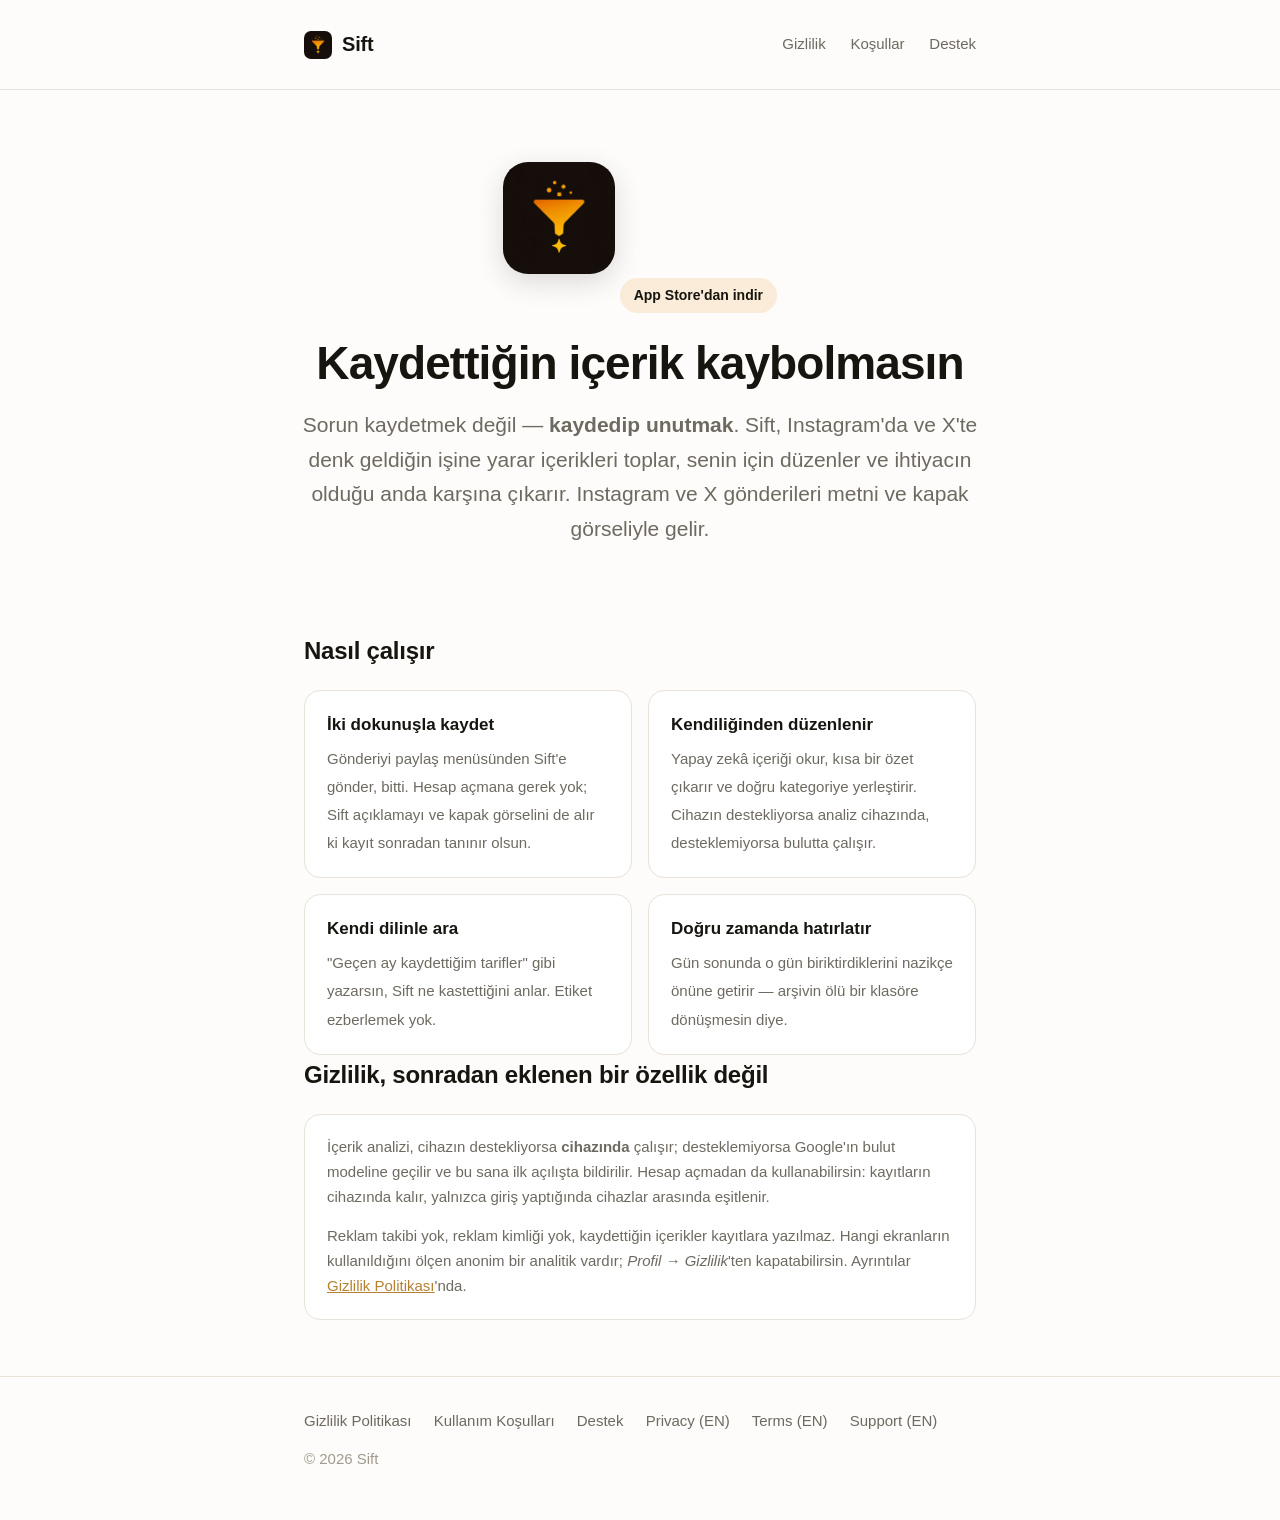
<file: index.html>
<!doctype html>
<html lang="tr">
<head>
<meta charset="utf-8">
<meta name="viewport" content="width=device-width, initial-scale=1">
<title>Sift — Kaydettiğin içerik kaybolmasın</title>
<meta name="description" content="Sift, Instagram'da ve X'te kaydettiğin içerikleri yapay zekâ ile düzenleyen ve doğru zamanda karşına çıkaran kişisel içerik asistanı.">
<link rel="icon" href="icon-64.png" type="image/png">
<link rel="apple-touch-icon" href="icon-180.png">
<link rel="stylesheet" href="style.css">
<meta property="og:title" content="Sift — Kaydettiğin içerik kaybolmasın">
<meta property="og:description" content="Instagram'da ve X'te kaydettiğin içerikleri yapay zekâ ile düzenleyen ve doğru zamanda karşına çıkaran kişisel içerik asistanı.">
<meta property="og:image" content="icon-512.png">
<meta property="og:type" content="website">
<meta name="twitter:card" content="summary">
</head>
<body>

<header class="site">
  <div class="wrap">
    <a class="brand" href="./">
      <img src="icon-64.png" alt="" width="28" height="28">
      Sift
    </a>
    <nav class="site">
      <a href="privacy.html">Gizlilik</a>
      <a href="terms.html">Koşullar</a>
      <a href="support.html">Destek</a>
    </nav>
  </div>
</header>

<main>
  <div class="hero wrap">
    <img class="hero-icon" src="icon-512.png" alt="Sift uygulama simgesi"
         width="112" height="112">
    <a class="badge" href="https://apps.apple.com/app/id6790559785">App Store'dan indir</a>
    <h1>Kaydettiğin içerik kaybolmasın</h1>
    <p class="lede">
      Sorun kaydetmek değil — <strong>kaydedip unutmak</strong>. Sift, Instagram'da ve
      X'te denk geldiğin işine yarar içerikleri toplar, senin için düzenler ve
      ihtiyacın olduğu anda karşına çıkarır. Instagram ve X gönderileri metni ve
      kapak görseliyle gelir.
    </p>
  </div>

  <section class="wrap">
    <h2>Nasıl çalışır</h2>
    <ul class="features">
      <li>
        <strong>İki dokunuşla kaydet</strong>
        <span>Gönderiyi paylaş menüsünden Sift'e gönder, bitti. Hesap açmana
          gerek yok; Sift açıklamayı ve kapak görselini de alır ki kayıt
          sonradan tanınır olsun.</span>
      </li>
      <li>
        <strong>Kendiliğinden düzenlenir</strong>
        <span>Yapay zekâ içeriği okur, kısa bir özet çıkarır ve doğru kategoriye
          yerleştirir. Cihazın destekliyorsa analiz cihazında, desteklemiyorsa
          bulutta çalışır.</span>
      </li>
      <li>
        <strong>Kendi dilinle ara</strong>
        <span>"Geçen ay kaydettiğim tarifler" gibi yazarsın, Sift ne kastettiğini
          anlar. Etiket ezberlemek yok.</span>
      </li>
      <li>
        <strong>Doğru zamanda hatırlatır</strong>
        <span>Gün sonunda o gün biriktirdiklerini nazikçe önüne getirir —
          arşivin ölü bir klasöre dönüşmesin diye.</span>
      </li>
    </ul>
  </section>

  <section class="wrap">
    <h2>Gizlilik, sonradan eklenen bir özellik değil</h2>
    <div class="note">
      <p style="margin-top:0">
        İçerik analizi, cihazın destekliyorsa <strong>cihazında</strong>
        çalışır; desteklemiyorsa Google'ın bulut modeline geçilir ve bu sana ilk
        açılışta bildirilir. Hesap açmadan da kullanabilirsin: kayıtların
        cihazında kalır, yalnızca giriş yaptığında cihazlar arasında eşitlenir.
      </p>
      <p style="margin-bottom:0">
        Reklam takibi yok, reklam kimliği yok, kaydettiğin içerikler kayıtlara
        yazılmaz. Hangi ekranların kullanıldığını ölçen anonim bir analitik
        vardır; <em>Profil → Gizlilik</em>'ten kapatabilirsin. Ayrıntılar
        <a href="privacy.html">Gizlilik Politikası</a>'nda.
      </p>
    </div>
  </section>
</main>

<footer class="site">
  <div class="wrap">
    <a href="privacy.html">Gizlilik Politikası</a>
    <a href="terms.html">Kullanım Koşulları</a>
    <a href="support.html">Destek</a>
    <a href="privacy.en.html">Privacy (EN)</a>
    <a href="terms.en.html">Terms (EN)</a>
    <a href="support.en.html">Support (EN)</a>
    <div class="copyright">© 2026 Sift</div>
  </div>
</footer>

</body>
</html>
</file>
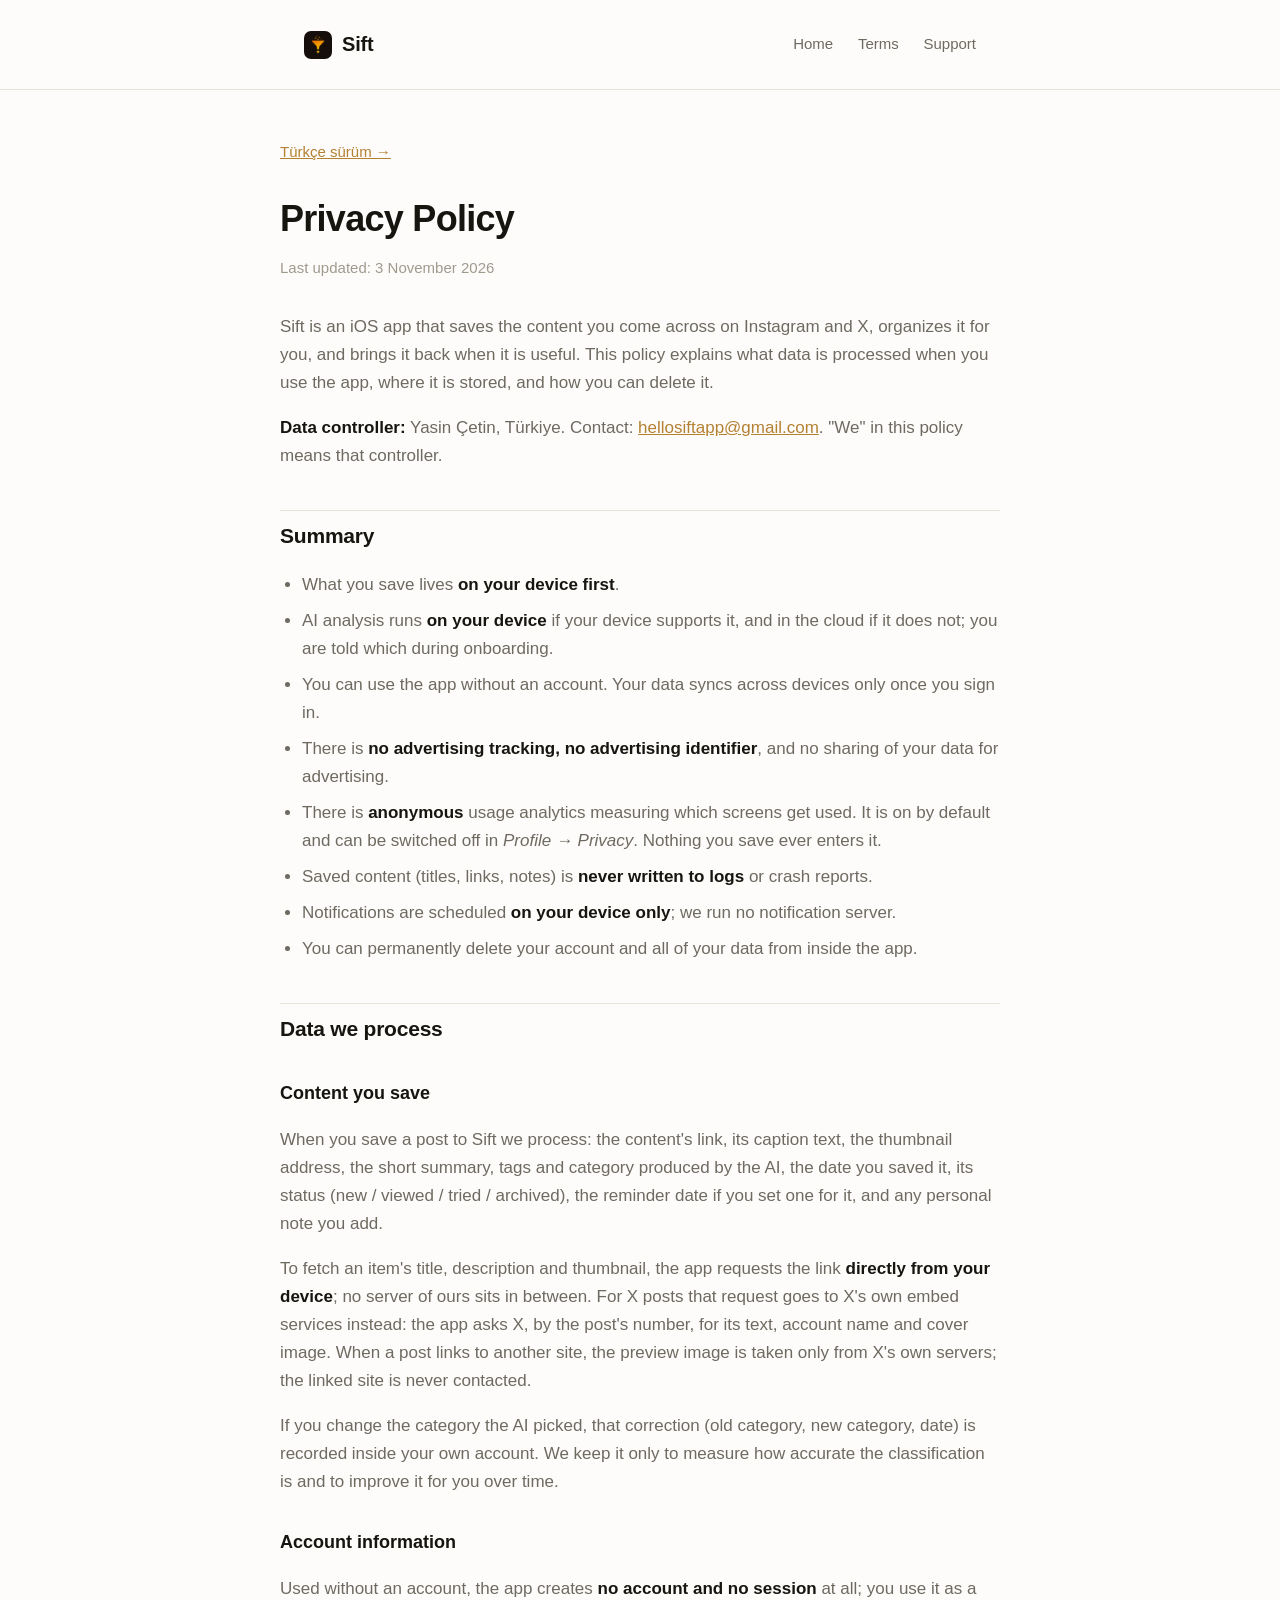
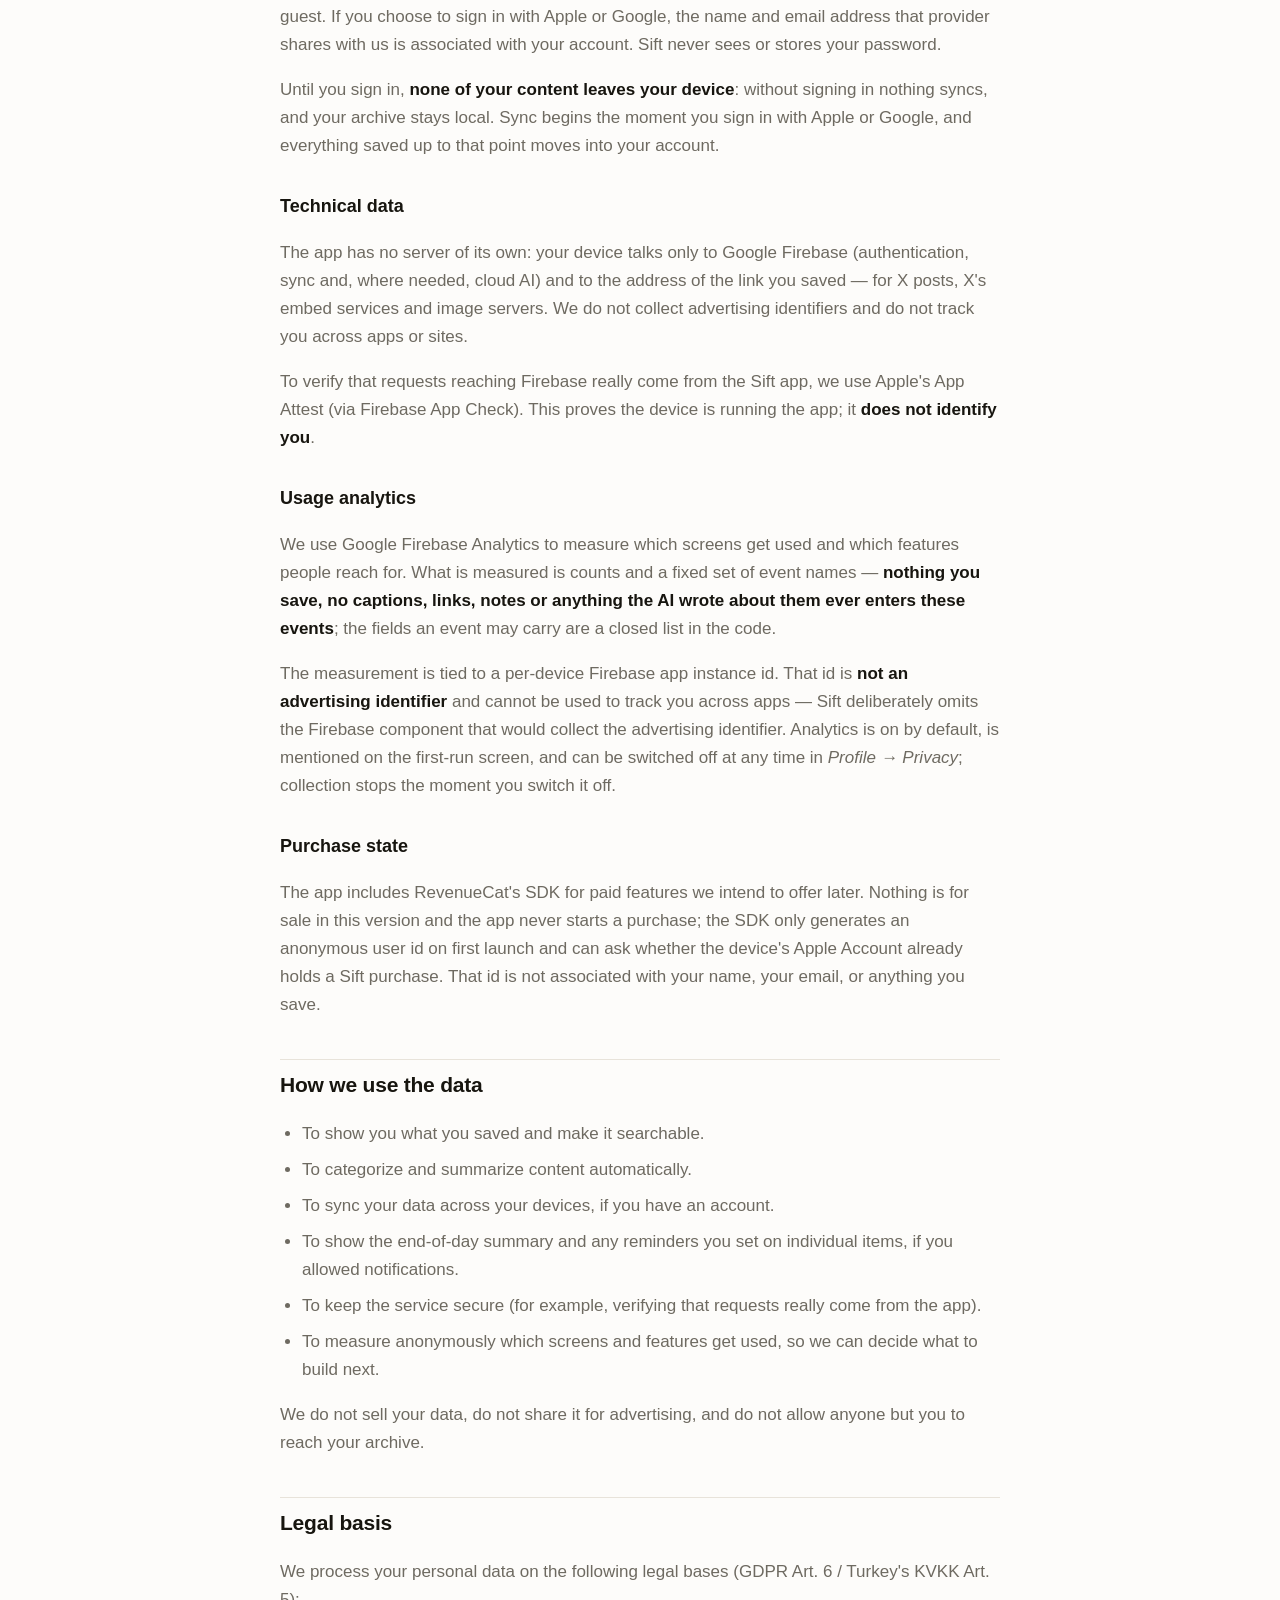
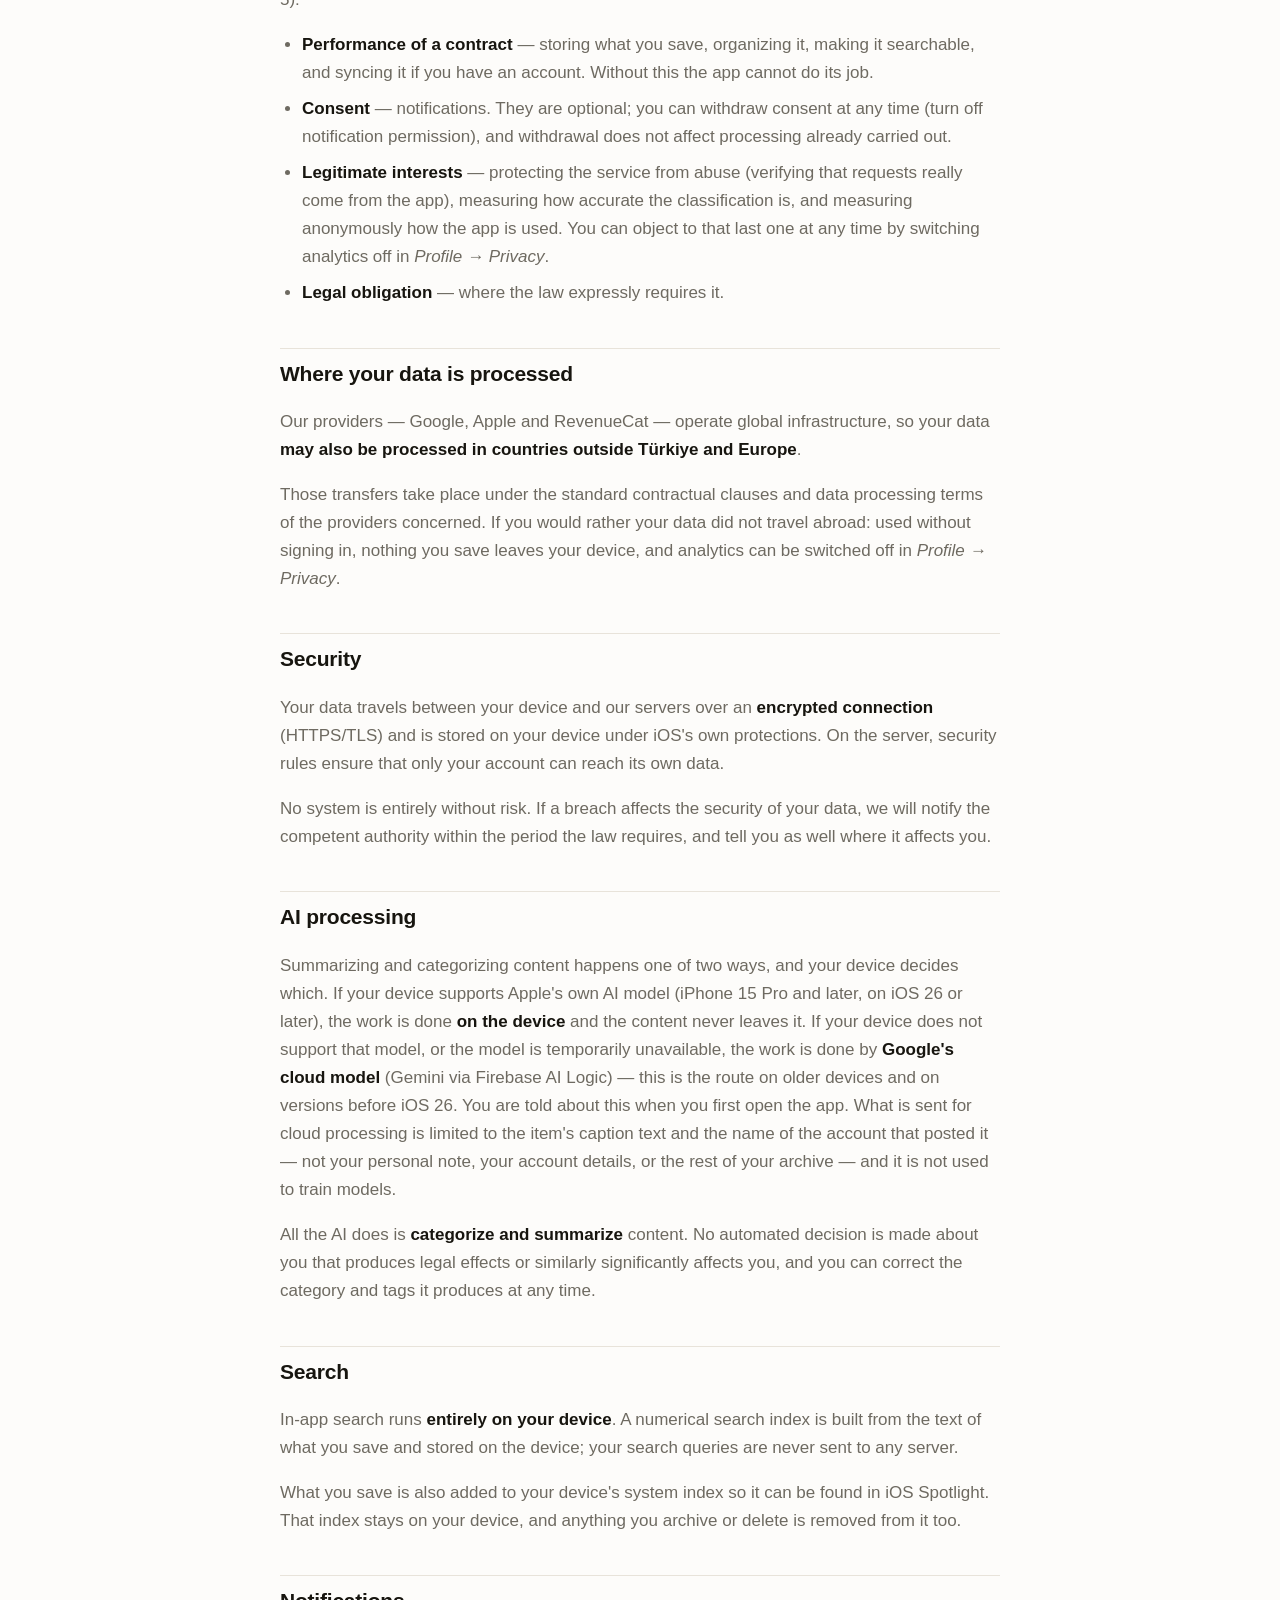
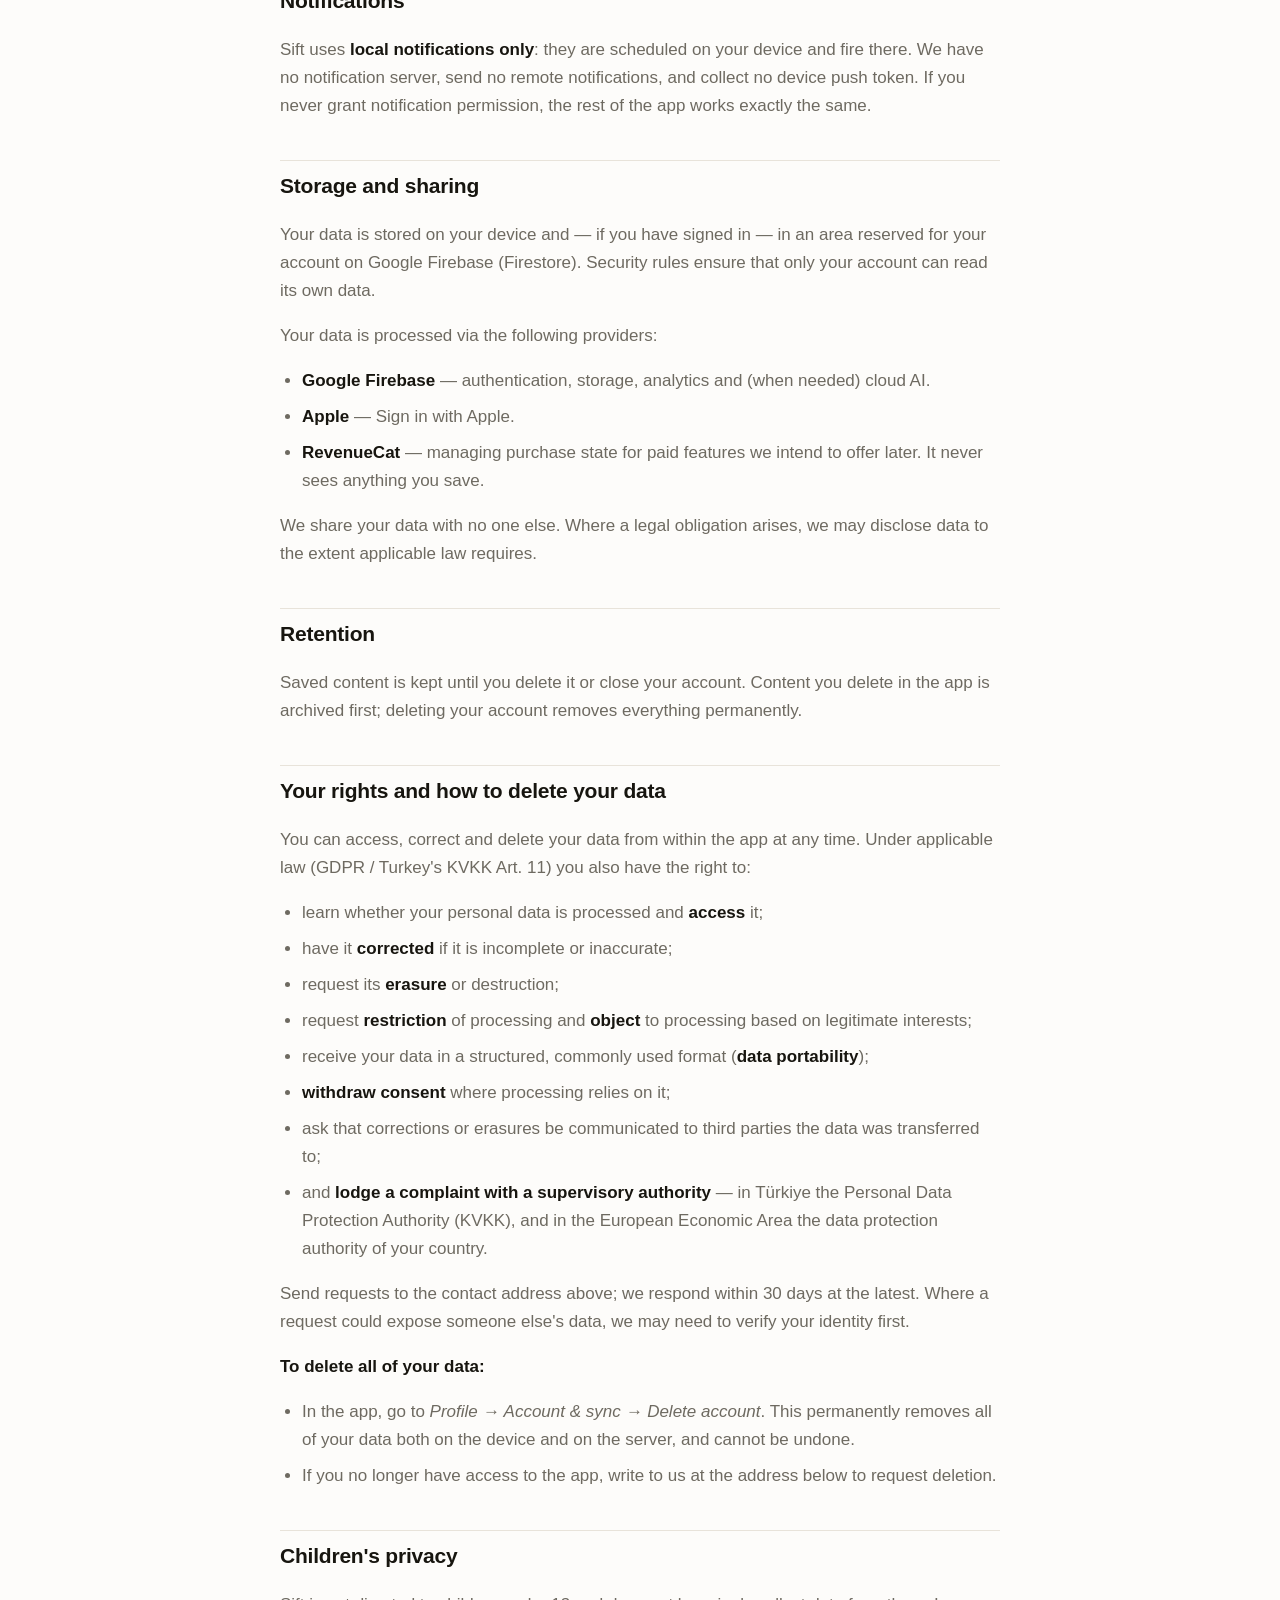
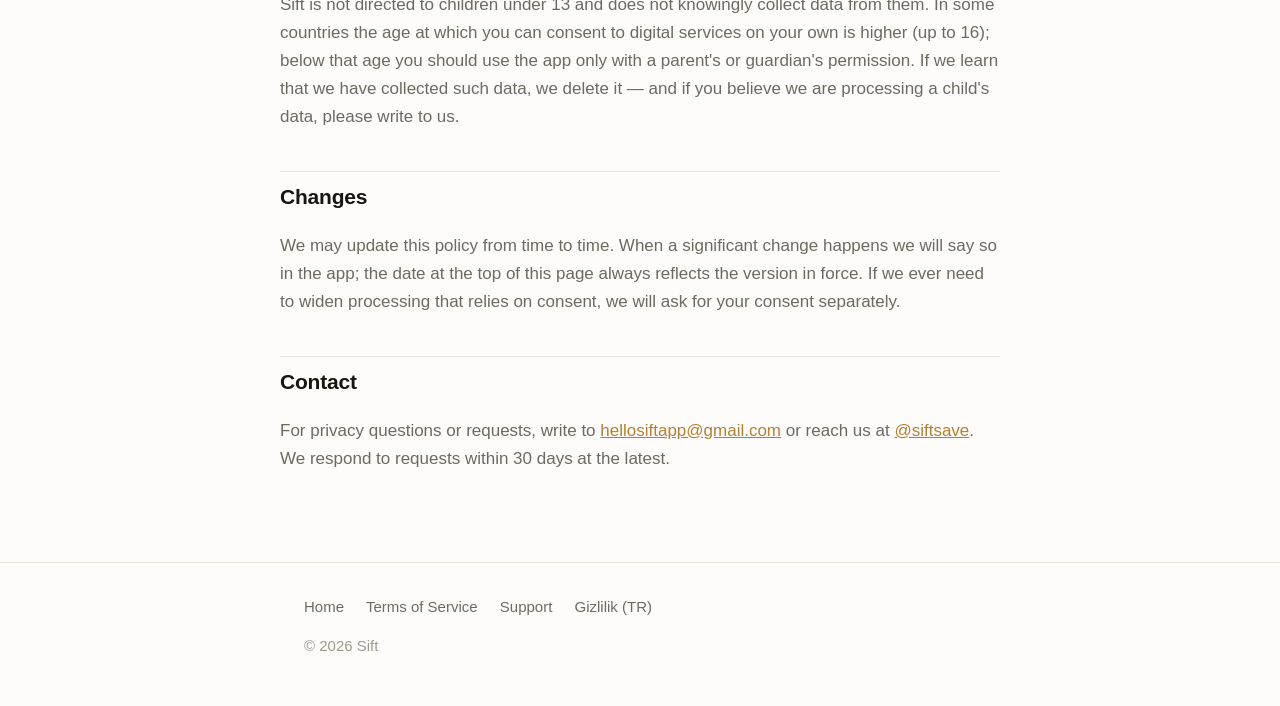
<file: privacy.en.html>
<!doctype html>
<html lang="en">
<head>
<meta charset="utf-8">
<meta name="viewport" content="width=device-width, initial-scale=1">
<title>Privacy Policy — Sift</title>
<meta name="description" content="How Sift handles your data: what is collected, where it is stored, and how to delete it.">
<link rel="icon" href="icon-64.png" type="image/png">
<link rel="apple-touch-icon" href="icon-180.png">
<link rel="stylesheet" href="style.css">
</head>
<body>

<header class="site">
  <div class="wrap">
    <a class="brand" href="./">
      <img src="icon-64.png" alt="" width="28" height="28">
      Sift
    </a>
    <nav class="site">
      <a href="./">Home</a>
      <a href="terms.en.html">Terms</a>
      <a href="support.en.html">Support</a>
    </nav>
  </div>
</header>

<main class="doc wrap">
  <span class="lang-switch"><a href="privacy.html">Türkçe sürüm →</a></span>

  <h1>Privacy Policy</h1>
  <p class="updated">Last updated: 3 November 2026</p>

  <p>
    Sift is an iOS app that saves the content you come across on Instagram and X,
    organizes it for you, and brings it back when it is useful. This policy
    explains what data is processed when you use the app, where it is stored,
    and how you can delete it.
  </p>
  <p>
    <strong>Data controller:</strong> Yasin Çetin, Türkiye. Contact:
    <a href="mailto:hellosiftapp@gmail.com">hellosiftapp@gmail.com</a>. "We" in
    this policy means that controller.
  </p>

  <h2>Summary</h2>
  <ul>
    <li>What you save lives <strong>on your device first</strong>.</li>
    <li>AI analysis runs <strong>on your device</strong> if your device supports
      it, and in the cloud if it does not; you are told which during onboarding.</li>
    <li>You can use the app without an account. Your data syncs across devices
      only once you sign in.</li>
    <li>There is <strong>no advertising tracking, no advertising identifier</strong>,
      and no sharing of your data for advertising.</li>
    <li>There is <strong>anonymous</strong> usage analytics measuring which
      screens get used. It is on by default and can be switched off in
      <em>Profile &rarr; Privacy</em>. Nothing you save ever enters it.</li>
    <li>Saved content (titles, links, notes) is <strong>never written to logs</strong>
      or crash reports.</li>
    <li>Notifications are scheduled <strong>on your device only</strong>; we run
      no notification server.</li>
    <li>You can permanently delete your account and all of your data from
      inside the app.</li>
  </ul>

  <h2>Data we process</h2>

  <h3>Content you save</h3>
  <p>
    When you save a post to Sift we process: the content's link, its caption
    text, the thumbnail address, the short summary, tags and category produced
    by the AI, the date you saved it, its status (new / viewed / tried /
    archived), the reminder date if you set one for it, and any personal note
    you add.
  </p>
  <p>
    To fetch an item's title, description and thumbnail, the app requests the
    link <strong>directly from your device</strong>; no server of ours sits in
    between. For X posts that request goes to X's own embed services instead:
    the app asks X, by the post's number, for its text, account name and cover
    image. When a post links to another site, the preview image is taken only
    from X's own servers; the linked site is never contacted.
  </p>
  <p>
    If you change the category the AI picked, that correction (old category,
    new category, date) is recorded inside your own account. We keep it only to
    measure how accurate the classification is and to improve it for you over
    time.
  </p>

  <h3>Account information</h3>
  <p>
    Used without an account, the app creates <strong>no account and no
    session</strong> at all; you use it as a guest. If you choose to
    sign in with Apple or Google, the name and email address that provider
    shares with us is associated with your account. Sift never sees or stores
    your password.
  </p>
  <p>
    Until you sign in, <strong>none of your content leaves your device</strong>:
    without signing in nothing syncs, and your archive stays local. Sync
    begins the moment you sign in with Apple or Google, and everything saved up
    to that point moves into your account.
  </p>

  <h3>Technical data</h3>
  <p>
    The app has no server of its own: your device talks only to Google Firebase
    (authentication, sync and, where needed, cloud AI) and to the address of the
    link you saved — for X posts, X's embed services and image servers. We do not collect advertising identifiers and do not track
    you across apps or sites.
  </p>
  <p>
    To verify that requests reaching Firebase really come from the Sift app, we
    use Apple's App Attest (via Firebase App Check). This proves the device is
    running the app; it <strong>does not identify you</strong>.
  </p>

  <h3>Usage analytics</h3>
  <p>
    We use Google Firebase Analytics to measure which screens get used and which
    features people reach for. What is measured is counts and a fixed set of
    event names — <strong>nothing you save, no captions, links, notes or
    anything the AI wrote about them ever enters these events</strong>; the
    fields an event may carry are a closed list in the code.
  </p>
  <p>
    The measurement is tied to a per-device Firebase app instance id. That id is
    <strong>not an advertising identifier</strong> and cannot be used to track
    you across apps — Sift deliberately omits the Firebase component that would
    collect the advertising identifier. Analytics is on by default, is mentioned
    on the first-run screen, and can be switched off at any time in
    <em>Profile &rarr; Privacy</em>; collection stops the moment you switch it
    off.
  </p>

  <h3>Purchase state</h3>
  <p>
    The app includes RevenueCat's SDK for paid features we intend to offer
    later. Nothing is for sale in this version and the app never starts a
    purchase; the SDK only generates an anonymous user id on first launch and
    can ask whether the device's Apple Account already holds a Sift purchase.
    That id is not associated with your name, your email, or anything you save.
  </p>

  <h2>How we use the data</h2>
  <ul>
    <li>To show you what you saved and make it searchable.</li>
    <li>To categorize and summarize content automatically.</li>
    <li>To sync your data across your devices, if you have an account.</li>
    <li>To show the end-of-day summary and any reminders you set on individual
      items, if you allowed notifications.</li>
    <li>To keep the service secure (for example, verifying that requests really
      come from the app).</li>
    <li>To measure anonymously which screens and features get used, so we can
      decide what to build next.</li>
  </ul>
  <p>
    We do not sell your data, do not share it for advertising, and do not allow
    anyone but you to reach your archive.
  </p>

  <h2>Legal basis</h2>
  <p>
    We process your personal data on the following legal bases
    (GDPR Art. 6 / Turkey's KVKK Art. 5):
  </p>
  <ul>
    <li><strong>Performance of a contract</strong> — storing what you save,
      organizing it, making it searchable, and syncing it if you have an
      account. Without this the app cannot do its job.</li>
    <li><strong>Consent</strong> — notifications. They are optional; you can
      withdraw consent at any time (turn off notification permission), and
      withdrawal does not affect processing already carried out.</li>
    <li><strong>Legitimate interests</strong> — protecting the service from
      abuse (verifying that requests really come from the app), measuring how
      accurate the classification is, and measuring anonymously how the app is
      used. You can object to that last one at any time by switching analytics
      off in <em>Profile &rarr; Privacy</em>.</li>
    <li><strong>Legal obligation</strong> — where the law expressly requires
      it.</li>
  </ul>

  <h2>Where your data is processed</h2>
  <p>
    Our providers — Google, Apple and RevenueCat — operate global
    infrastructure, so your data <strong>may also be processed in countries
    outside Türkiye and Europe</strong>.
  </p>
  <p>
    Those transfers take place under the standard contractual clauses and data
    processing terms of the providers concerned. If you would rather your data
    did not travel abroad: used without signing in, nothing you save leaves your
    device, and analytics can be switched off in <em>Profile &rarr; Privacy</em>.
  </p>

  <h2>Security</h2>
  <p>
    Your data travels between your device and our servers over an
    <strong>encrypted connection</strong> (HTTPS/TLS) and is stored on your
    device under iOS's own protections. On the server, security rules ensure
    that only your account can reach its own data.
  </p>
  <p>
    No system is entirely without risk. If a breach affects the security of your
    data, we will notify the competent authority within the period the law
    requires, and tell you as well where it affects you.
  </p>

  <h2>AI processing</h2>
  <p>
    Summarizing and categorizing content happens one of two ways, and your
    device decides which. If your device supports Apple's own AI model
    (iPhone 15 Pro and later, on iOS 26 or later), the work is done <strong>on the device</strong>
    and the content never leaves it. If your device does not support that model,
    or the model is temporarily unavailable, the work is done by
    <strong>Google's cloud model</strong> (Gemini via Firebase AI Logic) —
    this is the route on older devices and on versions before iOS 26. You are told about this when you first
    open the app.
    What is sent for cloud processing is limited to the item's caption text and
    the name of the account that posted it — not your personal note, your
    account details, or the rest of your archive — and it is not used to train
    models.
  </p>
  <p>
    All the AI does is <strong>categorize and summarize</strong> content. No
    automated decision is made about you that produces legal effects or
    similarly significantly affects you, and you can correct the category and
    tags it produces at any time.
  </p>

  <h2>Search</h2>
  <p>
    In-app search runs <strong>entirely on your device</strong>. A numerical
    search index is built from the text of what you save and stored on the
    device; your search queries are never sent to any server.
  </p>
  <p>
    What you save is also added to your device's system index so it can be found
    in iOS Spotlight. That index stays on your device, and anything you archive
    or delete is removed from it too.
  </p>

  <h2>Notifications</h2>
  <p>
    Sift uses <strong>local notifications only</strong>: they are scheduled on
    your device and fire there. We have no notification server, send no remote
    notifications, and collect no device push token. If you never grant
    notification permission, the rest of the app works exactly the same.
  </p>

  <h2>Storage and sharing</h2>
  <p>
    Your data is stored on your device and — if you have signed in — in an area
    reserved for your account on Google Firebase (Firestore). Security rules
    ensure that only your account can read its own data.
  </p>
  <p>Your data is processed via the following providers:</p>
  <ul>
    <li><strong>Google Firebase</strong> — authentication, storage, analytics
      and (when needed) cloud AI.</li>
    <li><strong>Apple</strong> — Sign in with Apple.</li>
    <li><strong>RevenueCat</strong> — managing purchase state for paid features
      we intend to offer later. It never sees anything you save.</li>
  </ul>
  <p>
    We share your data with no one else. Where a legal obligation arises, we
    may disclose data to the extent applicable law requires.
  </p>

  <h2>Retention</h2>
  <p>
    Saved content is kept until you delete it or close your account. Content
    you delete in the app is archived first; deleting your account removes
    everything permanently.
  </p>

  <h2 id="deletion">Your rights and how to delete your data</h2>
  <p>
    You can access, correct and delete your data from within the app at any
    time. Under applicable law (GDPR / Turkey's KVKK Art. 11) you also have the
    right to:
  </p>
  <ul>
    <li>learn whether your personal data is processed and
      <strong>access</strong> it;</li>
    <li>have it <strong>corrected</strong> if it is incomplete or inaccurate;</li>
    <li>request its <strong>erasure</strong> or destruction;</li>
    <li>request <strong>restriction</strong> of processing and
      <strong>object</strong> to processing based on legitimate interests;</li>
    <li>receive your data in a structured, commonly used format
      (<strong>data portability</strong>);</li>
    <li><strong>withdraw consent</strong> where processing relies on it;</li>
    <li>ask that corrections or erasures be communicated to third parties the
      data was transferred to;</li>
    <li>and <strong>lodge a complaint with a supervisory authority</strong> —
      in Türkiye the Personal Data Protection Authority (KVKK), and in the
      European Economic Area the data protection authority of your country.</li>
  </ul>
  <p>
    Send requests to the contact address above; we respond within 30 days at the
    latest. Where a request could expose someone else's data, we may need to
    verify your identity first.
  </p>
  <p><strong>To delete all of your data:</strong></p>
  <ul>
    <li>In the app, go to <em>Profile → Account &amp; sync → Delete account</em>.
      This permanently removes all of your data both on the device and on the
      server, and cannot be undone.</li>
    <li>If you no longer have access to the app, write to us at the address
      below to request deletion.</li>
  </ul>

  <h2>Children's privacy</h2>
  <p>
    Sift is not directed to children under 13 and does not knowingly collect
    data from them. In some countries the age at which you can consent to
    digital services on your own is higher (up to 16); below that age you should
    use the app only with a parent's or guardian's permission. If we learn that
    we have collected such data, we delete it — and if you believe we are
    processing a child's data, please write to us.
  </p>

  <h2>Changes</h2>
  <p>
    We may update this policy from time to time. When a significant change
    happens we will say so in the app; the date at the top of this page always
    reflects the version in force. If we ever need to widen processing that
    relies on consent, we will ask for your consent separately.
  </p>

  <h2>Contact</h2>
  <p>
    For privacy questions or requests, write to
    <a href="mailto:hellosiftapp@gmail.com">hellosiftapp@gmail.com</a> or reach us at
    <a href="https://www.instagram.com/siftsave/">@siftsave</a>. We
    respond to requests within 30 days at the latest.
  </p>
</main>

<footer class="site">
  <div class="wrap">
    <a href="./">Home</a>
    <a href="terms.en.html">Terms of Service</a>
    <a href="support.en.html">Support</a>
    <a href="privacy.html">Gizlilik (TR)</a>
    <div class="copyright">© 2026 Sift</div>
  </div>
</footer>

</body>
</html>
</file>
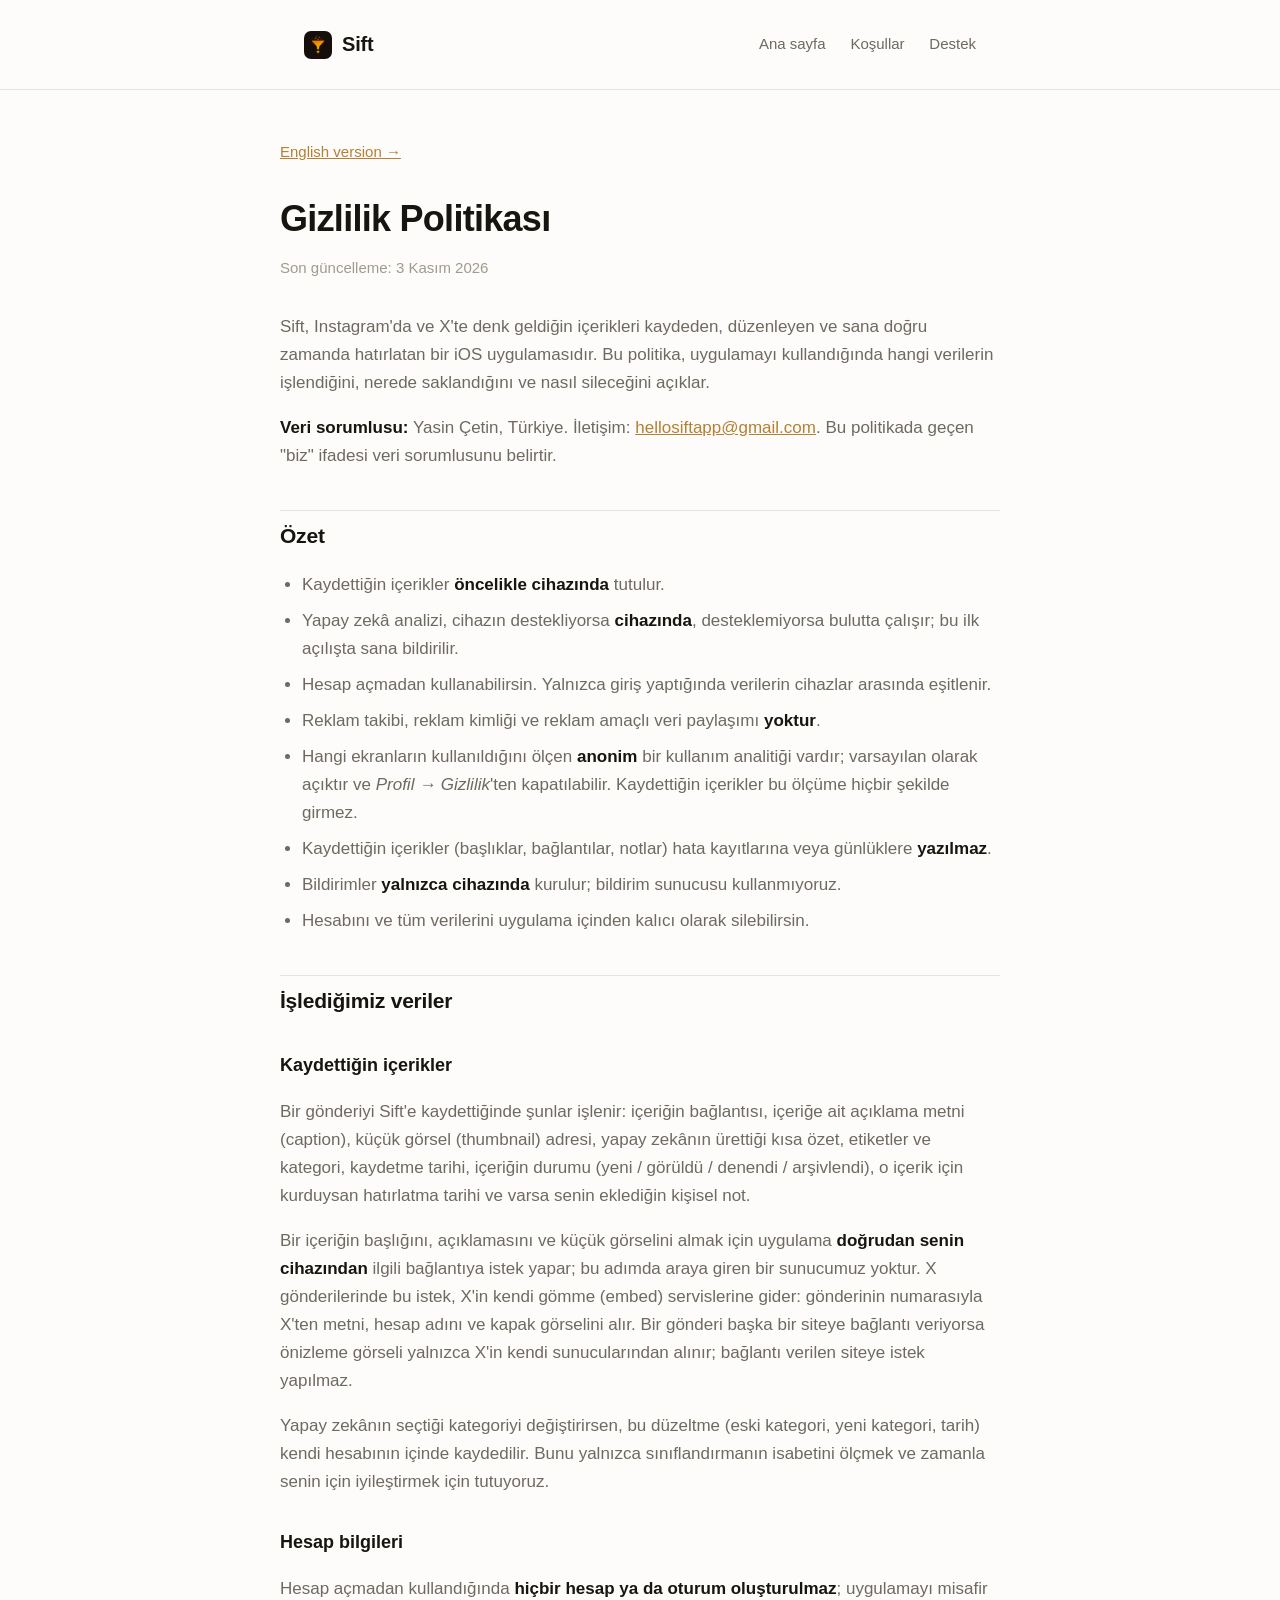
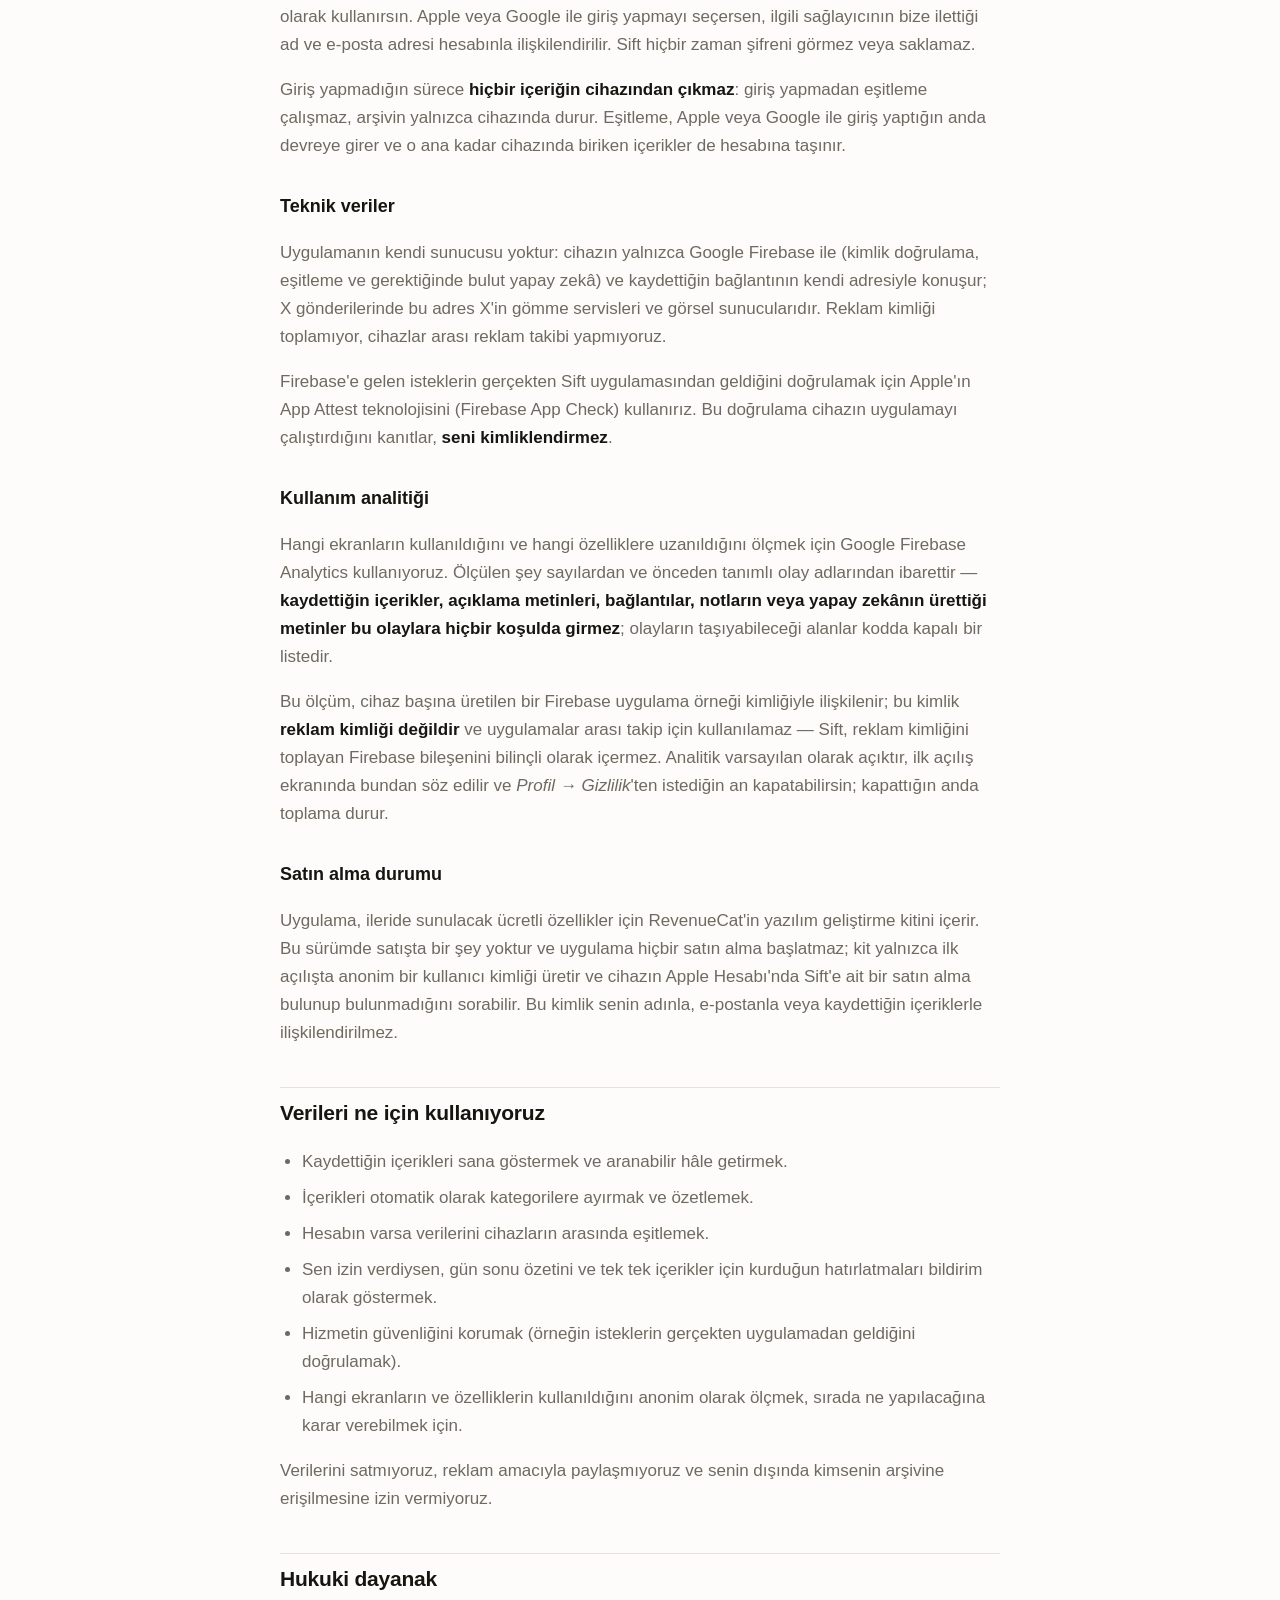
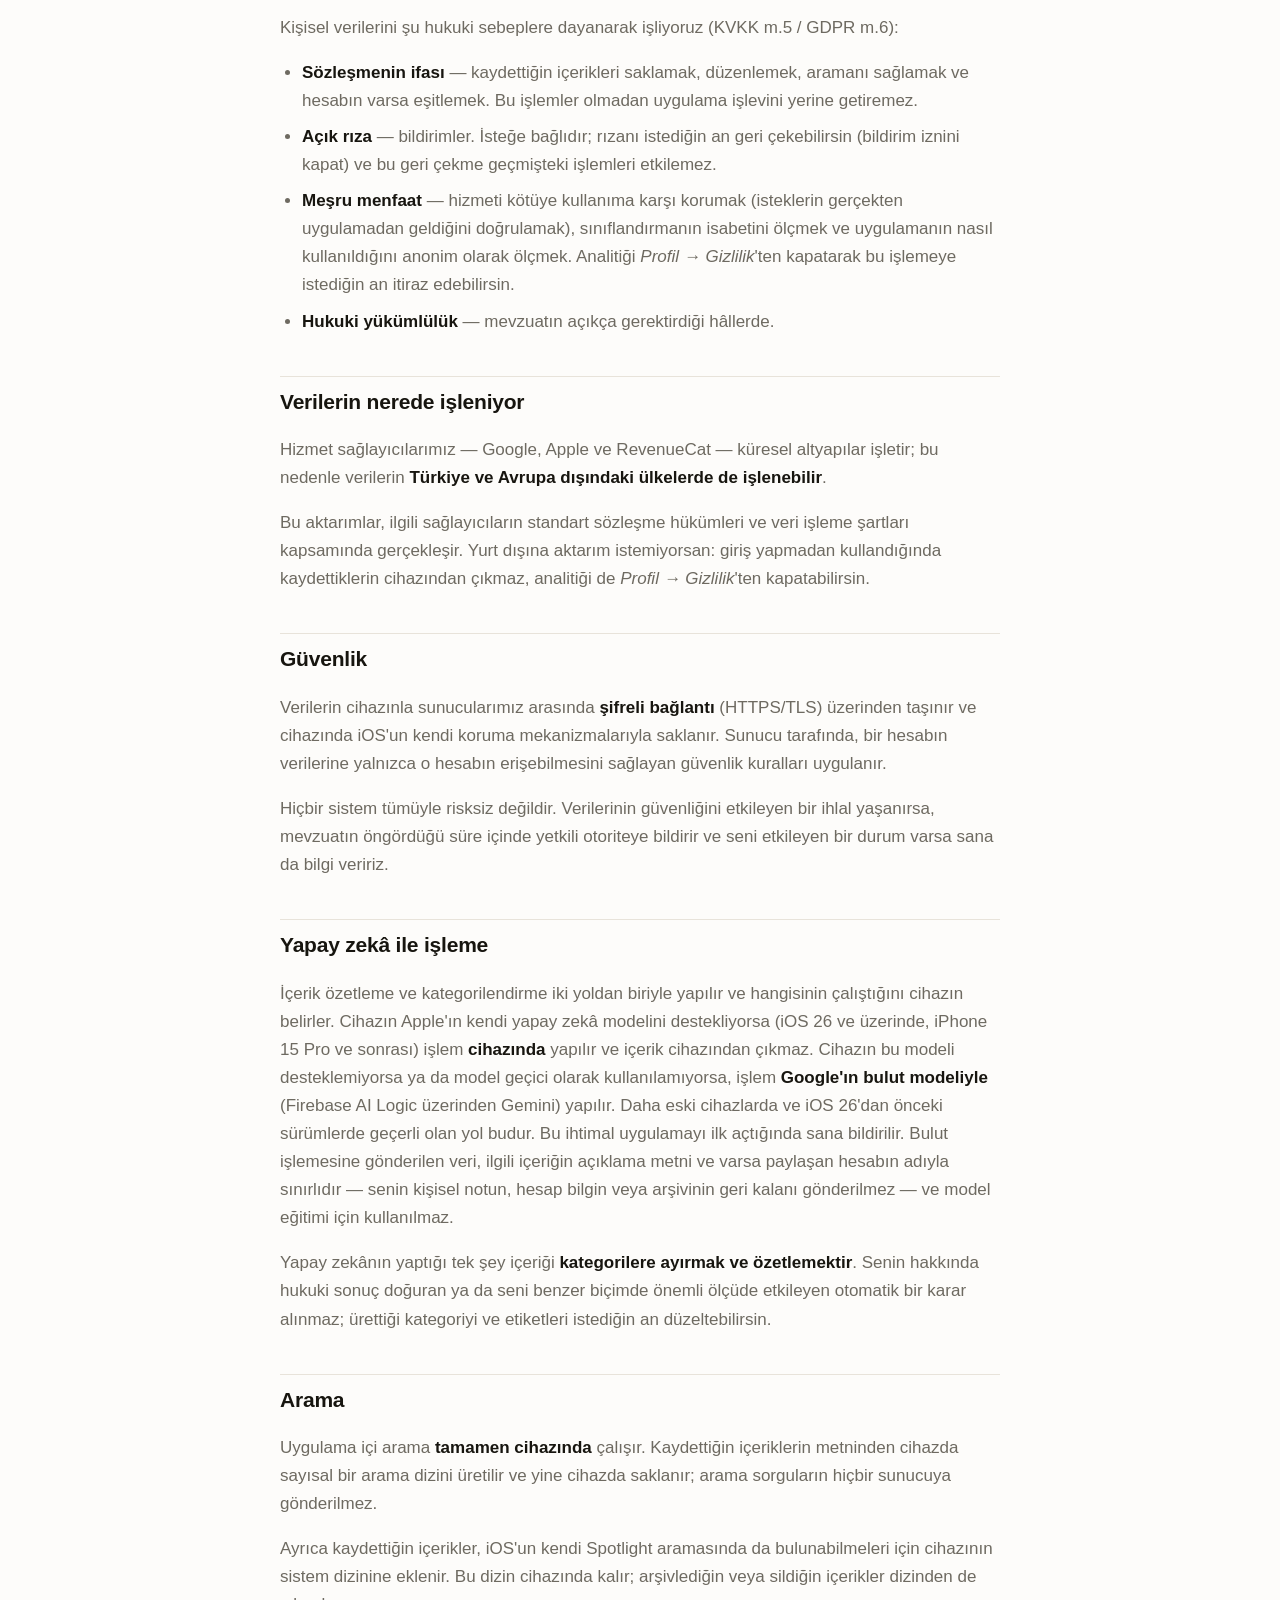
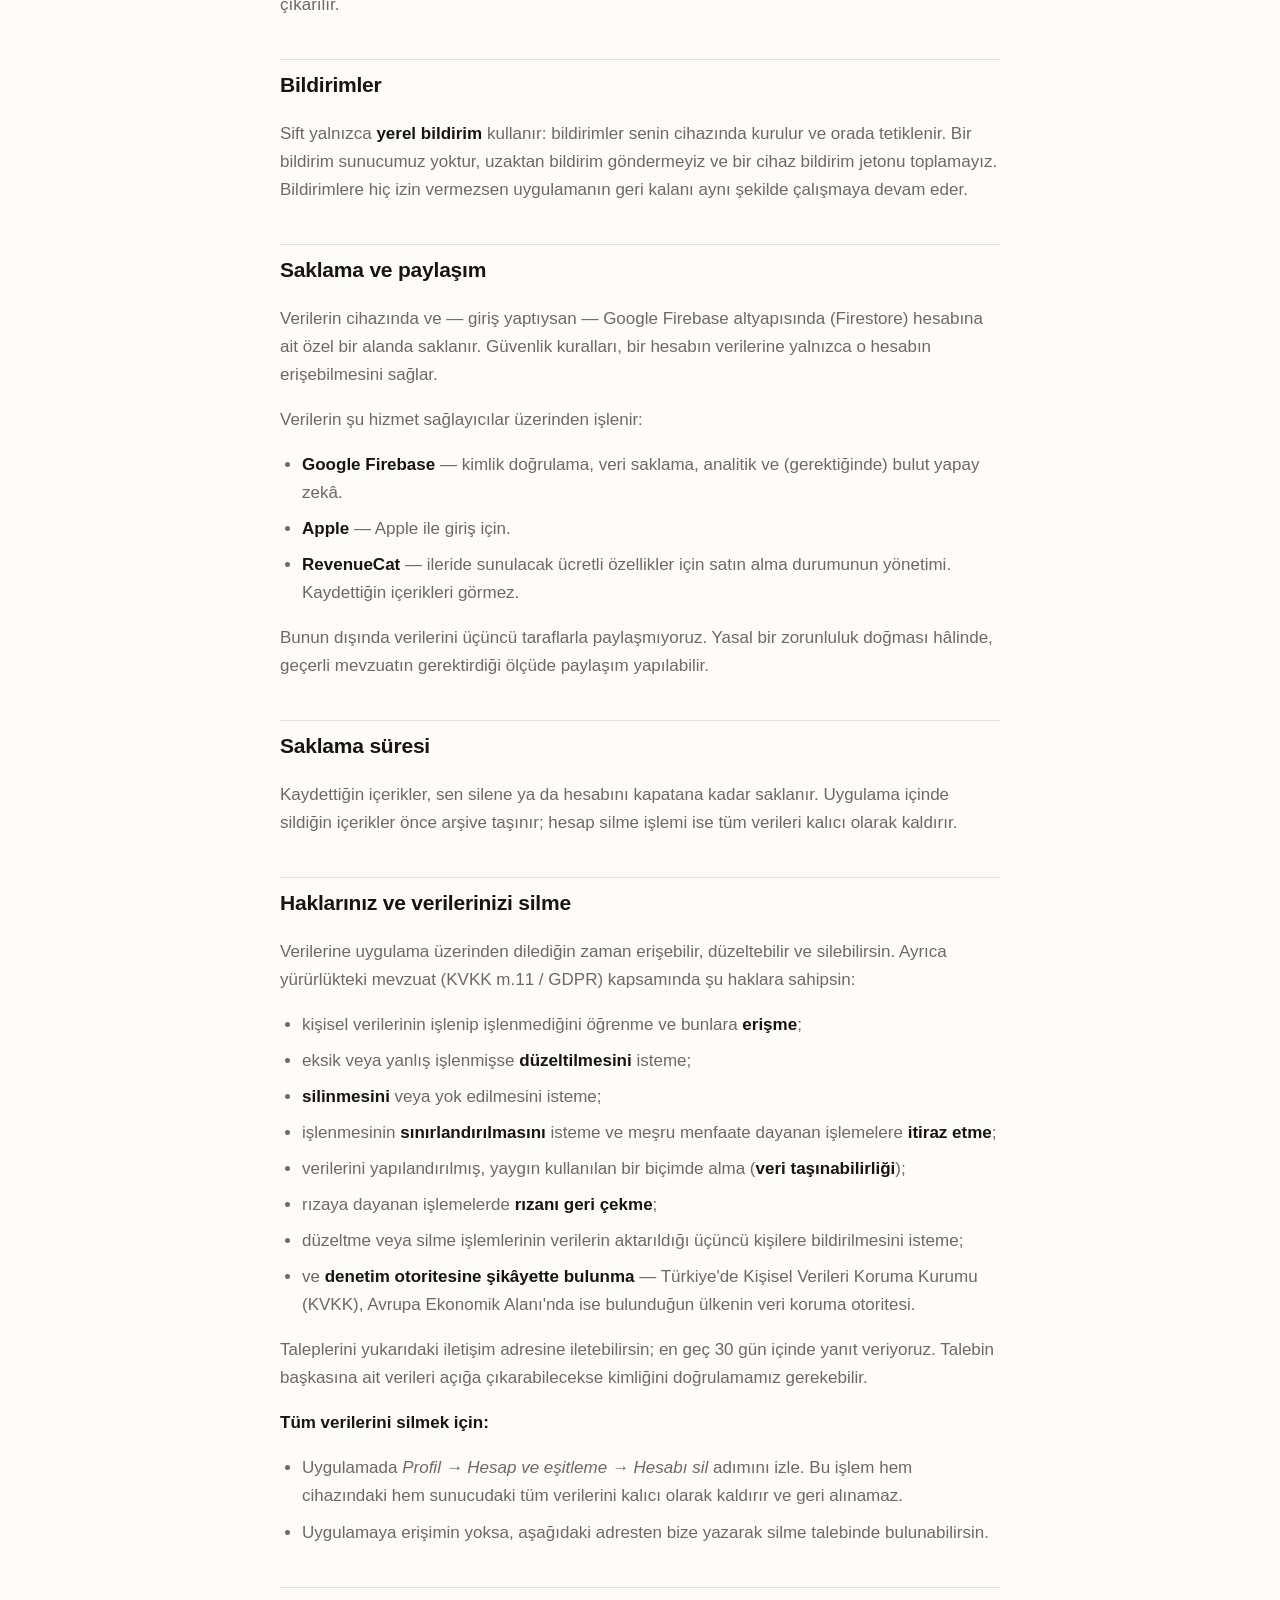
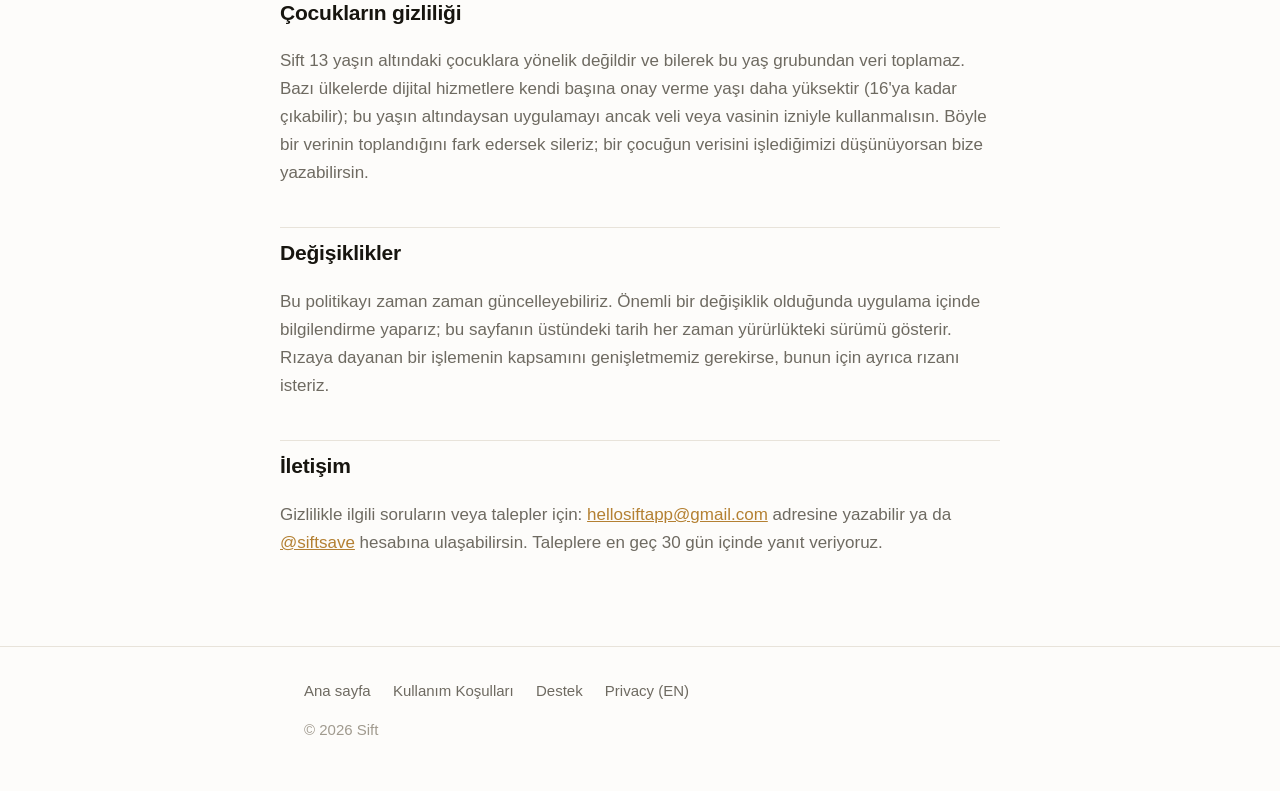
<file: privacy.html>
<!doctype html>
<html lang="tr">
<head>
<meta charset="utf-8">
<meta name="viewport" content="width=device-width, initial-scale=1">
<title>Gizlilik Politikası — Sift</title>
<meta name="description" content="Sift'in hangi verileri işlediğini, nerede sakladığını ve verilerin nasıl silineceğini açıklayan gizlilik politikası.">
<link rel="icon" href="icon-64.png" type="image/png">
<link rel="apple-touch-icon" href="icon-180.png">
<link rel="stylesheet" href="style.css">
</head>
<body>

<header class="site">
  <div class="wrap">
    <a class="brand" href="./">
      <img src="icon-64.png" alt="" width="28" height="28">
      Sift
    </a>
    <nav class="site">
      <a href="./">Ana sayfa</a>
      <a href="terms.html">Koşullar</a>
      <a href="support.html">Destek</a>
    </nav>
  </div>
</header>

<main class="doc wrap">
  <span class="lang-switch"><a href="privacy.en.html">English version →</a></span>

  <h1>Gizlilik Politikası</h1>
  <p class="updated">Son güncelleme: 3 Kasım 2026</p>

  <p>
    Sift, Instagram'da ve X'te denk geldiğin içerikleri kaydeden, düzenleyen ve sana
    doğru zamanda hatırlatan bir iOS uygulamasıdır. Bu politika, uygulamayı
    kullandığında hangi verilerin işlendiğini, nerede saklandığını ve nasıl
    sileceğini açıklar.
  </p>
  <p>
    <strong>Veri sorumlusu:</strong> Yasin Çetin, Türkiye.
    İletişim: <a href="mailto:hellosiftapp@gmail.com">hellosiftapp@gmail.com</a>.
    Bu politikada geçen "biz" ifadesi veri sorumlusunu belirtir.
  </p>

  <h2>Özet</h2>
  <ul>
    <li>Kaydettiğin içerikler <strong>öncelikle cihazında</strong> tutulur.</li>
    <li>Yapay zekâ analizi, cihazın destekliyorsa <strong>cihazında</strong>,
      desteklemiyorsa bulutta çalışır; bu ilk açılışta sana bildirilir.</li>
    <li>Hesap açmadan kullanabilirsin. Yalnızca giriş yaptığında verilerin
      cihazlar arasında eşitlenir.</li>
    <li>Reklam takibi, reklam kimliği ve reklam amaçlı veri paylaşımı
      <strong>yoktur</strong>.</li>
    <li>Hangi ekranların kullanıldığını ölçen <strong>anonim</strong> bir
      kullanım analitiği vardır; varsayılan olarak açıktır ve
      <em>Profil → Gizlilik</em>'ten kapatılabilir. Kaydettiğin içerikler bu
      ölçüme hiçbir şekilde girmez.</li>
    <li>Kaydettiğin içerikler (başlıklar, bağlantılar, notlar) hata kayıtlarına
      veya günlüklere <strong>yazılmaz</strong>.</li>
    <li>Bildirimler <strong>yalnızca cihazında</strong> kurulur; bildirim
      sunucusu kullanmıyoruz.</li>
    <li>Hesabını ve tüm verilerini uygulama içinden kalıcı olarak silebilirsin.</li>
  </ul>

  <h2>İşlediğimiz veriler</h2>

  <h3>Kaydettiğin içerikler</h3>
  <p>
    Bir gönderiyi Sift'e kaydettiğinde şunlar işlenir: içeriğin bağlantısı,
    içeriğe ait açıklama metni (caption), küçük görsel (thumbnail) adresi,
    yapay zekânın ürettiği kısa özet, etiketler ve kategori, kaydetme tarihi,
    içeriğin durumu (yeni / görüldü / denendi / arşivlendi), o içerik için
    kurduysan hatırlatma tarihi ve varsa senin eklediğin kişisel not.
  </p>
  <p>
    Bir içeriğin başlığını, açıklamasını ve küçük görselini almak için uygulama
    <strong>doğrudan senin cihazından</strong> ilgili bağlantıya istek yapar;
    bu adımda araya giren bir sunucumuz yoktur. X gönderilerinde bu istek,
    X'in kendi gömme (embed) servislerine gider: gönderinin numarasıyla X'ten
    metni, hesap adını ve kapak görselini alır. Bir gönderi başka bir siteye
    bağlantı veriyorsa önizleme görseli yalnızca X'in kendi sunucularından
    alınır; bağlantı verilen siteye istek yapılmaz.
  </p>
  <p>
    Yapay zekânın seçtiği kategoriyi değiştirirsen, bu düzeltme
    (eski kategori, yeni kategori, tarih) kendi hesabının içinde kaydedilir.
    Bunu yalnızca sınıflandırmanın isabetini ölçmek ve zamanla senin için
    iyileştirmek için tutuyoruz.
  </p>

  <h3>Hesap bilgileri</h3>
  <p>
    Hesap açmadan kullandığında <strong>hiçbir hesap ya da oturum
    oluşturulmaz</strong>; uygulamayı misafir olarak kullanırsın. Apple veya
    Google ile giriş yapmayı seçersen, ilgili sağlayıcının
    bize ilettiği ad ve e-posta adresi hesabınla ilişkilendirilir. Sift hiçbir
    zaman şifreni görmez veya saklamaz.
  </p>
  <p>
    Giriş yapmadığın sürece <strong>hiçbir içeriğin cihazından çıkmaz</strong>:
    giriş yapmadan eşitleme çalışmaz, arşivin yalnızca cihazında durur.
    Eşitleme, Apple veya Google ile giriş yaptığın anda devreye girer ve o ana
    kadar cihazında biriken içerikler de hesabına taşınır.
  </p>

  <h3>Teknik veriler</h3>
  <p>
    Uygulamanın kendi sunucusu yoktur: cihazın yalnızca Google Firebase ile
    (kimlik doğrulama, eşitleme ve gerektiğinde bulut yapay zekâ) ve
    kaydettiğin bağlantının kendi adresiyle konuşur; X gönderilerinde bu
    adres X'in gömme servisleri ve görsel sunucularıdır. Reklam kimliği
    toplamıyor, cihazlar arası reklam takibi yapmıyoruz.
  </p>
  <p>
    Firebase'e gelen isteklerin gerçekten Sift uygulamasından geldiğini
    doğrulamak için Apple'ın App Attest teknolojisini (Firebase App Check)
    kullanırız. Bu doğrulama cihazın uygulamayı çalıştırdığını kanıtlar,
    <strong>seni kimliklendirmez</strong>.
  </p>

  <h3>Kullanım analitiği</h3>
  <p>
    Hangi ekranların kullanıldığını ve hangi özelliklere uzanıldığını ölçmek
    için Google Firebase Analytics kullanıyoruz. Ölçülen şey sayılardan ve
    önceden tanımlı olay adlarından ibarettir — <strong>kaydettiğin
    içerikler, açıklama metinleri, bağlantılar, notların veya yapay zekânın
    ürettiği metinler bu olaylara hiçbir koşulda girmez</strong>; olayların
    taşıyabileceği alanlar kodda kapalı bir listedir.
  </p>
  <p>
    Bu ölçüm, cihaz başına üretilen bir Firebase uygulama örneği kimliğiyle
    ilişkilenir; bu kimlik <strong>reklam kimliği değildir</strong> ve
    uygulamalar arası takip için kullanılamaz — Sift, reklam kimliğini
    toplayan Firebase bileşenini bilinçli olarak içermez. Analitik varsayılan
    olarak açıktır, ilk açılış ekranında bundan söz edilir ve
    <em>Profil → Gizlilik</em>'ten istediğin an kapatabilirsin; kapattığın anda
    toplama durur.
  </p>

  <h3>Satın alma durumu</h3>
  <p>
    Uygulama, ileride sunulacak ücretli özellikler için RevenueCat'in
    yazılım geliştirme kitini içerir. Bu sürümde satışta bir şey yoktur ve
    uygulama hiçbir satın alma başlatmaz; kit yalnızca ilk açılışta anonim bir
    kullanıcı kimliği üretir ve cihazın Apple Hesabı'nda Sift'e ait bir satın
    alma bulunup bulunmadığını sorabilir. Bu kimlik senin adınla, e-postanla
    veya kaydettiğin içeriklerle ilişkilendirilmez.
  </p>

  <h2>Verileri ne için kullanıyoruz</h2>
  <ul>
    <li>Kaydettiğin içerikleri sana göstermek ve aranabilir hâle getirmek.</li>
    <li>İçerikleri otomatik olarak kategorilere ayırmak ve özetlemek.</li>
    <li>Hesabın varsa verilerini cihazların arasında eşitlemek.</li>
    <li>Sen izin verdiysen, gün sonu özetini ve tek tek içerikler için
      kurduğun hatırlatmaları bildirim olarak göstermek.</li>
    <li>Hizmetin güvenliğini korumak (örneğin isteklerin gerçekten
      uygulamadan geldiğini doğrulamak).</li>
    <li>Hangi ekranların ve özelliklerin kullanıldığını anonim olarak ölçmek,
      sırada ne yapılacağına karar verebilmek için.</li>
  </ul>
  <p>
    Verilerini satmıyoruz, reklam amacıyla paylaşmıyoruz ve senin dışında
    kimsenin arşivine erişilmesine izin vermiyoruz.
  </p>

  <h2>Hukuki dayanak</h2>
  <p>
    Kişisel verilerini şu hukuki sebeplere dayanarak işliyoruz
    (KVKK m.5 / GDPR m.6):
  </p>
  <ul>
    <li><strong>Sözleşmenin ifası</strong> — kaydettiğin içerikleri saklamak,
      düzenlemek, aramanı sağlamak ve hesabın varsa eşitlemek. Bu işlemler
      olmadan uygulama işlevini yerine getiremez.</li>
    <li><strong>Açık rıza</strong> — bildirimler. İsteğe bağlıdır; rızanı
      istediğin an geri çekebilirsin (bildirim iznini kapat) ve bu geri çekme
      geçmişteki işlemleri etkilemez.</li>
    <li><strong>Meşru menfaat</strong> — hizmeti kötüye kullanıma karşı korumak
      (isteklerin gerçekten uygulamadan geldiğini doğrulamak), sınıflandırmanın
      isabetini ölçmek ve uygulamanın nasıl kullanıldığını anonim olarak
      ölçmek. Analitiği <em>Profil → Gizlilik</em>'ten kapatarak bu işlemeye
      istediğin an itiraz edebilirsin.</li>
    <li><strong>Hukuki yükümlülük</strong> — mevzuatın açıkça gerektirdiği
      hâllerde.</li>
  </ul>

  <h2>Verilerin nerede işleniyor</h2>
  <p>
    Hizmet sağlayıcılarımız — Google, Apple ve RevenueCat — küresel
    altyapılar işletir; bu nedenle verilerin <strong>Türkiye ve Avrupa
    dışındaki ülkelerde de işlenebilir</strong>.
  </p>
  <p>
    Bu aktarımlar, ilgili sağlayıcıların standart sözleşme hükümleri ve veri
    işleme şartları kapsamında gerçekleşir. Yurt dışına aktarım istemiyorsan:
    giriş yapmadan kullandığında kaydettiklerin cihazından çıkmaz, analitiği de
    <em>Profil → Gizlilik</em>'ten kapatabilirsin.
  </p>

  <h2>Güvenlik</h2>
  <p>
    Verilerin cihazınla sunucularımız arasında <strong>şifreli bağlantı</strong>
    (HTTPS/TLS) üzerinden taşınır ve cihazında iOS'un kendi koruma
    mekanizmalarıyla saklanır. Sunucu tarafında, bir hesabın verilerine
    yalnızca o hesabın erişebilmesini sağlayan güvenlik kuralları uygulanır.
  </p>
  <p>
    Hiçbir sistem tümüyle risksiz değildir. Verilerinin güvenliğini etkileyen
    bir ihlal yaşanırsa, mevzuatın öngördüğü süre içinde yetkili otoriteye
    bildirir ve seni etkileyen bir durum varsa sana da bilgi veririz.
  </p>

  <h2>Yapay zekâ ile işleme</h2>
  <p>
    İçerik özetleme ve kategorilendirme iki yoldan biriyle yapılır ve hangisinin
    çalıştığını cihazın belirler. Cihazın Apple'ın kendi yapay zekâ modelini
    destekliyorsa (iOS 26 ve üzerinde, iPhone 15 Pro ve sonrası) işlem <strong>cihazında</strong>
    yapılır ve içerik cihazından çıkmaz. Cihazın bu modeli desteklemiyorsa ya da
    model geçici olarak kullanılamıyorsa, işlem <strong>Google'ın bulut
    modeliyle</strong> (Firebase AI Logic üzerinden Gemini) yapılır. Daha eski
    cihazlarda ve iOS 26'dan önceki sürümlerde geçerli olan yol budur. Bu ihtimal uygulamayı ilk açtığında sana
    bildirilir. Bulut işlemesine gönderilen veri, ilgili içeriğin
    açıklama metni ve varsa paylaşan hesabın adıyla sınırlıdır — senin kişisel
    notun, hesap bilgin veya arşivinin geri kalanı gönderilmez — ve model
    eğitimi için kullanılmaz.
  </p>
  <p>
    Yapay zekânın yaptığı tek şey içeriği <strong>kategorilere ayırmak ve
    özetlemektir</strong>. Senin hakkında hukuki sonuç doğuran ya da seni
    benzer biçimde önemli ölçüde etkileyen otomatik bir karar alınmaz; ürettiği
    kategoriyi ve etiketleri istediğin an düzeltebilirsin.
  </p>

  <h2>Arama</h2>
  <p>
    Uygulama içi arama <strong>tamamen cihazında</strong> çalışır. Kaydettiğin
    içeriklerin metninden cihazda sayısal bir arama dizini üretilir ve yine
    cihazda saklanır; arama sorguların hiçbir sunucuya gönderilmez.
  </p>
  <p>
    Ayrıca kaydettiğin içerikler, iOS'un kendi Spotlight aramasında da
    bulunabilmeleri için cihazının sistem dizinine eklenir. Bu dizin cihazında
    kalır; arşivlediğin veya sildiğin içerikler dizinden de çıkarılır.
  </p>

  <h2>Bildirimler</h2>
  <p>
    Sift yalnızca <strong>yerel bildirim</strong> kullanır: bildirimler senin
    cihazında kurulur ve orada tetiklenir. Bir bildirim sunucumuz yoktur,
    uzaktan bildirim göndermeyiz ve bir cihaz bildirim jetonu toplamayız.
    Bildirimlere hiç izin vermezsen uygulamanın geri kalanı aynı şekilde
    çalışmaya devam eder.
  </p>

  <h2>Saklama ve paylaşım</h2>
  <p>
    Verilerin cihazında ve — giriş yaptıysan — Google Firebase altyapısında
    (Firestore) hesabına ait özel bir alanda saklanır. Güvenlik kuralları,
    bir hesabın verilerine yalnızca o hesabın erişebilmesini sağlar.
  </p>
  <p>Verilerin şu hizmet sağlayıcılar üzerinden işlenir:</p>
  <ul>
    <li><strong>Google Firebase</strong> — kimlik doğrulama, veri saklama,
      analitik ve (gerektiğinde) bulut yapay zekâ.</li>
    <li><strong>Apple</strong> — Apple ile giriş için.</li>
    <li><strong>RevenueCat</strong> — ileride sunulacak ücretli özellikler için
      satın alma durumunun yönetimi. Kaydettiğin içerikleri görmez.</li>
  </ul>
  <p>
    Bunun dışında verilerini üçüncü taraflarla paylaşmıyoruz. Yasal bir
    zorunluluk doğması hâlinde, geçerli mevzuatın gerektirdiği ölçüde
    paylaşım yapılabilir.
  </p>

  <h2>Saklama süresi</h2>
  <p>
    Kaydettiğin içerikler, sen silene ya da hesabını kapatana kadar saklanır.
    Uygulama içinde sildiğin içerikler önce arşive taşınır; hesap silme işlemi
    ise tüm verileri kalıcı olarak kaldırır.
  </p>

  <h2 id="silme">Haklarınız ve verilerinizi silme</h2>
  <p>
    Verilerine uygulama üzerinden dilediğin zaman erişebilir, düzeltebilir ve
    silebilirsin. Ayrıca yürürlükteki mevzuat (KVKK m.11 / GDPR) kapsamında şu
    haklara sahipsin:
  </p>
  <ul>
    <li>kişisel verilerinin işlenip işlenmediğini öğrenme ve bunlara
      <strong>erişme</strong>;</li>
    <li>eksik veya yanlış işlenmişse <strong>düzeltilmesini</strong> isteme;</li>
    <li><strong>silinmesini</strong> veya yok edilmesini isteme;</li>
    <li>işlenmesinin <strong>sınırlandırılmasını</strong> isteme ve meşru
      menfaate dayanan işlemelere <strong>itiraz etme</strong>;</li>
    <li>verilerini yapılandırılmış, yaygın kullanılan bir biçimde alma
      (<strong>veri taşınabilirliği</strong>);</li>
    <li>rızaya dayanan işlemelerde <strong>rızanı geri çekme</strong>;</li>
    <li>düzeltme veya silme işlemlerinin verilerin aktarıldığı üçüncü kişilere
      bildirilmesini isteme;</li>
    <li>ve <strong>denetim otoritesine şikâyette bulunma</strong> — Türkiye'de
      Kişisel Verileri Koruma Kurumu (KVKK), Avrupa Ekonomik Alanı'nda ise
      bulunduğun ülkenin veri koruma otoritesi.</li>
  </ul>
  <p>
    Taleplerini yukarıdaki iletişim adresine iletebilirsin; en geç 30 gün
    içinde yanıt veriyoruz. Talebin başkasına ait verileri açığa çıkarabilecekse
    kimliğini doğrulamamız gerekebilir.
  </p>
  <p><strong>Tüm verilerini silmek için:</strong></p>
  <ul>
    <li>Uygulamada <em>Profil → Hesap ve eşitleme → Hesabı sil</em> adımını
      izle. Bu işlem hem cihazındaki hem sunucudaki tüm verilerini kalıcı
      olarak kaldırır ve geri alınamaz.</li>
    <li>Uygulamaya erişimin yoksa, aşağıdaki adresten bize yazarak silme
      talebinde bulunabilirsin.</li>
  </ul>

  <h2>Çocukların gizliliği</h2>
  <p>
    Sift 13 yaşın altındaki çocuklara yönelik değildir ve bilerek bu yaş
    grubundan veri toplamaz. Bazı ülkelerde dijital hizmetlere kendi başına
    onay verme yaşı daha yüksektir (16'ya kadar çıkabilir); bu yaşın altındaysan
    uygulamayı ancak veli veya vasinin izniyle kullanmalısın. Böyle bir verinin
    toplandığını fark edersek sileriz; bir çocuğun verisini işlediğimizi
    düşünüyorsan bize yazabilirsin.
  </p>

  <h2>Değişiklikler</h2>
  <p>
    Bu politikayı zaman zaman güncelleyebiliriz. Önemli bir değişiklik
    olduğunda uygulama içinde bilgilendirme yaparız; bu sayfanın üstündeki
    tarih her zaman yürürlükteki sürümü gösterir. Rızaya dayanan bir işlemenin
    kapsamını genişletmemiz gerekirse, bunun için ayrıca rızanı isteriz.
  </p>

  <h2>İletişim</h2>
  <p>
    Gizlilikle ilgili soruların veya talepler için:
    <a href="mailto:hellosiftapp@gmail.com">hellosiftapp@gmail.com</a>
    adresine yazabilir ya da
    <a href="https://www.instagram.com/siftsave/">@siftsave</a>
    hesabına ulaşabilirsin. Taleplere en geç 30 gün içinde yanıt veriyoruz.
  </p>
</main>

<footer class="site">
  <div class="wrap">
    <a href="./">Ana sayfa</a>
    <a href="terms.html">Kullanım Koşulları</a>
    <a href="support.html">Destek</a>
    <a href="privacy.en.html">Privacy (EN)</a>
    <div class="copyright">© 2026 Sift</div>
  </div>
</footer>

</body>
</html>
</file>
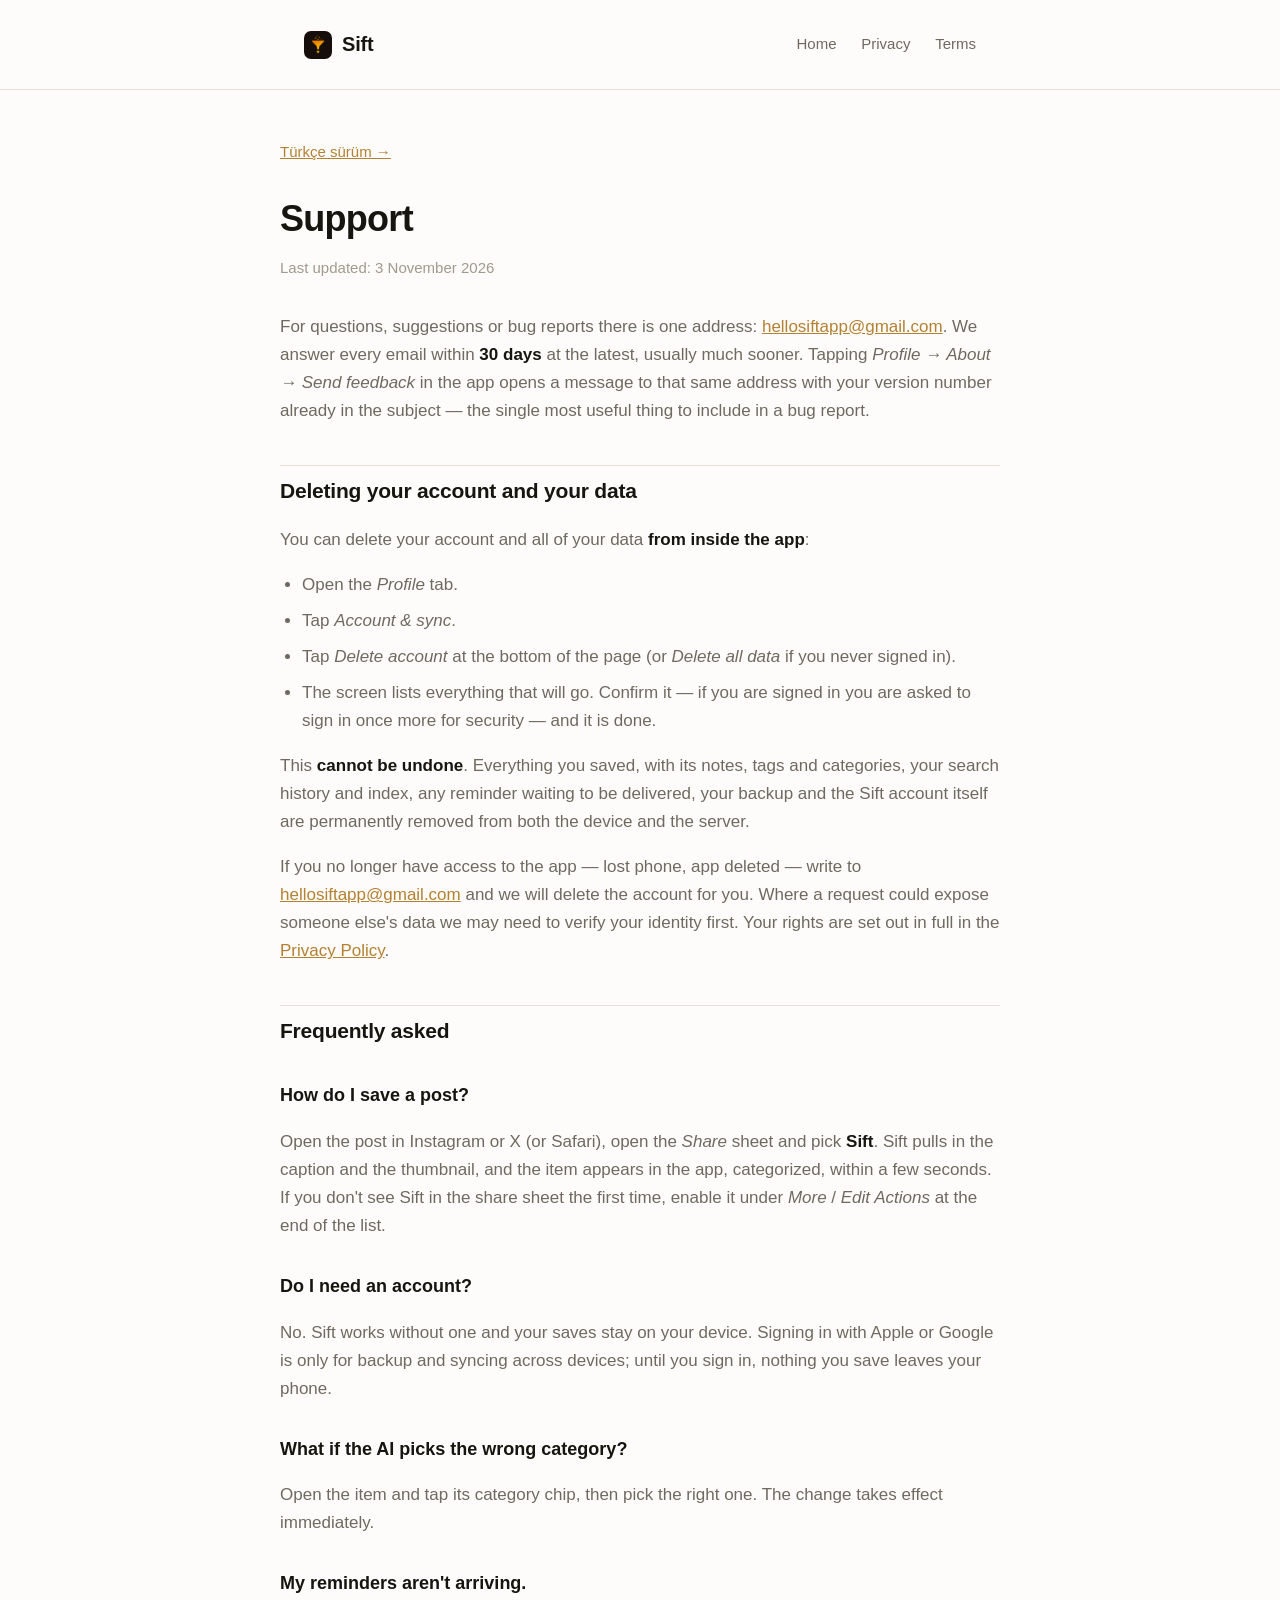
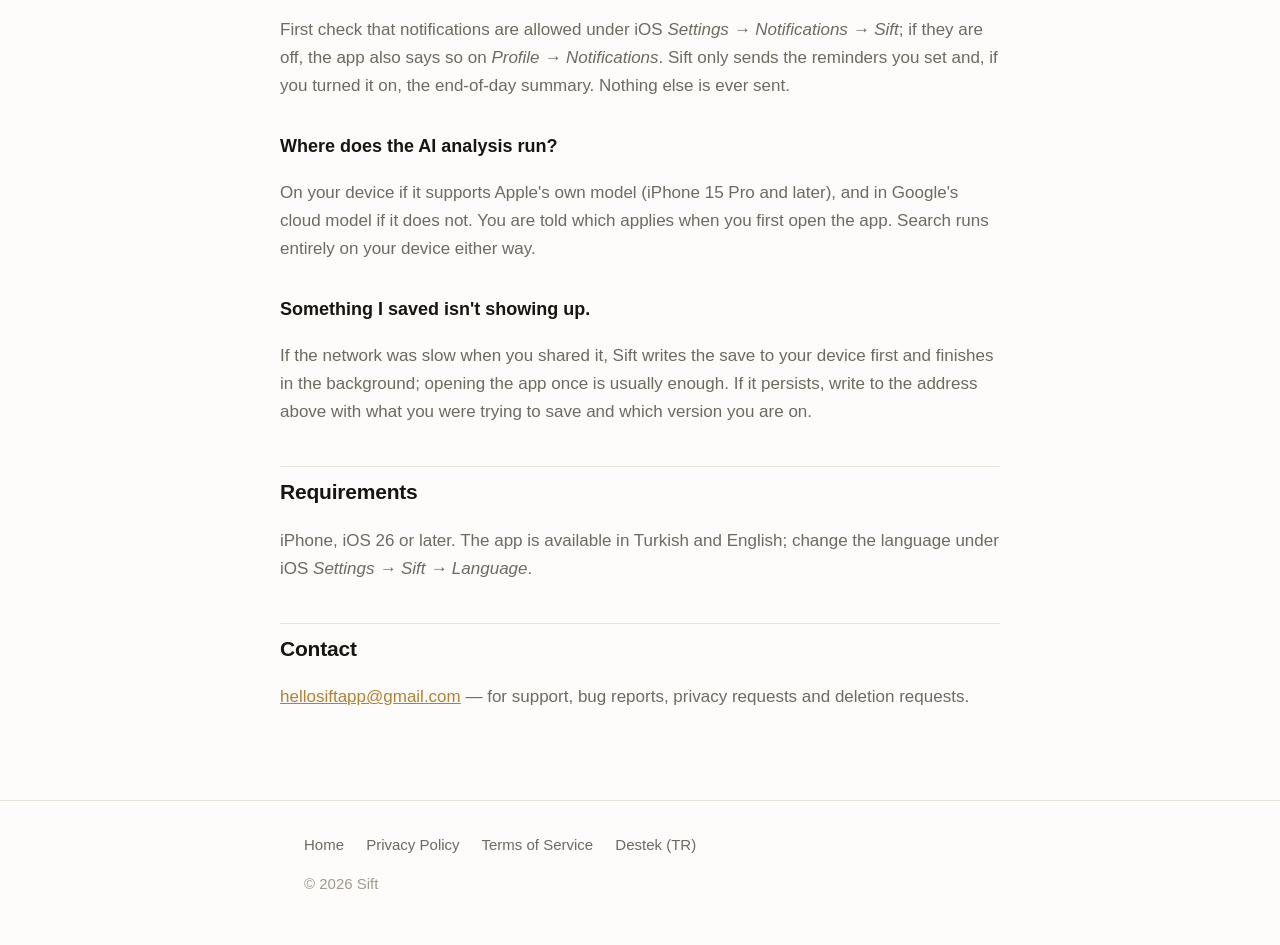
<file: support.en.html>
<!doctype html>
<html lang="en">
<head>
<meta charset="utf-8">
<meta name="viewport" content="width=device-width, initial-scale=1">
<title>Support — Sift</title>
<meta name="description" content="Support for the Sift app: FAQ, how to delete your account, and how to reach us.">
<link rel="icon" href="icon-64.png" type="image/png">
<link rel="apple-touch-icon" href="icon-180.png">
<link rel="stylesheet" href="style.css">
</head>
<body>

<header class="site">
  <div class="wrap">
    <a class="brand" href="./">
      <img src="icon-64.png" alt="" width="28" height="28">
      Sift
    </a>
    <nav class="site">
      <a href="./">Home</a>
      <a href="privacy.en.html">Privacy</a>
      <a href="terms.en.html">Terms</a>
    </nav>
  </div>
</header>

<main class="doc wrap">
  <span class="lang-switch"><a href="support.html">Türkçe sürüm →</a></span>

  <h1>Support</h1>
  <p class="updated">Last updated: 3 November 2026</p>

  <p>
    For questions, suggestions or bug reports there is one address:
    <a href="mailto:hellosiftapp@gmail.com">hellosiftapp@gmail.com</a>. We
    answer every email within <strong>30 days</strong> at the latest, usually
    much sooner. Tapping <em>Profile &rarr; About &rarr; Send feedback</em> in
    the app opens a message to that same address with your version number
    already in the subject — the single most useful thing to include in a bug
    report.
  </p>

  <h2 id="deletion">Deleting your account and your data</h2>
  <p>
    You can delete your account and all of your data <strong>from inside the
    app</strong>:
  </p>
  <ul>
    <li>Open the <em>Profile</em> tab.</li>
    <li>Tap <em>Account &amp; sync</em>.</li>
    <li>Tap <em>Delete account</em> at the bottom of the page (or
      <em>Delete all data</em> if you never signed in).</li>
    <li>The screen lists everything that will go. Confirm it — if you are
      signed in you are asked to sign in once more for security — and it is
      done.</li>
  </ul>
  <p>
    This <strong>cannot be undone</strong>. Everything you saved, with its
    notes, tags and categories, your search history and index, any reminder
    waiting to be delivered, your backup and the Sift account itself are
    permanently removed from both the device and the server.
  </p>
  <p>
    If you no longer have access to the app — lost phone, app deleted — write
    to <a href="mailto:hellosiftapp@gmail.com">hellosiftapp@gmail.com</a> and
    we will delete the account for you. Where a request could expose someone
    else's data we may need to verify your identity first. Your rights are set
    out in full in the <a href="privacy.en.html#deletion">Privacy Policy</a>.
  </p>

  <h2>Frequently asked</h2>

  <h3>How do I save a post?</h3>
  <p>
    Open the post in Instagram or X (or Safari), open the <em>Share</em> sheet and
    pick <strong>Sift</strong>. Sift pulls in the caption and the thumbnail, and
    the item appears in the app, categorized, within a few seconds. If you don't
    see Sift in the share sheet the first time, enable it under
    <em>More</em> / <em>Edit Actions</em> at the end of the list.
  </p>

  <h3>Do I need an account?</h3>
  <p>
    No. Sift works without one and your saves stay on your device. Signing in
    with Apple or Google is only for backup and syncing across devices; until
    you sign in, nothing you save leaves your phone.
  </p>

  <h3>What if the AI picks the wrong category?</h3>
  <p>
    Open the item and tap its category chip, then pick the right one. The change
    takes effect immediately.
  </p>

  <h3>My reminders aren't arriving.</h3>
  <p>
    First check that notifications are allowed under iOS
    <em>Settings &rarr; Notifications &rarr; Sift</em>; if they are off, the app
    also says so on <em>Profile &rarr; Notifications</em>. Sift only sends the
    reminders you set and, if you turned it on, the end-of-day summary. Nothing
    else is ever sent.
  </p>

  <h3>Where does the AI analysis run?</h3>
  <p>
    On your device if it supports Apple's own model (iPhone 15 Pro and later),
    and in Google's cloud model if it does not. You are told which applies when
    you first open the app. Search runs entirely on your device either way.
  </p>

  <h3>Something I saved isn't showing up.</h3>
  <p>
    If the network was slow when you shared it, Sift writes the save to your
    device first and finishes in the background; opening the app once is usually
    enough. If it persists, write to the address above with what you were trying
    to save and which version you are on.
  </p>

  <h2>Requirements</h2>
  <p>
    iPhone, iOS 26 or later. The app is available in Turkish and English; change
    the language under iOS <em>Settings &rarr; Sift &rarr; Language</em>.
  </p>

  <h2>Contact</h2>
  <p>
    <a href="mailto:hellosiftapp@gmail.com">hellosiftapp@gmail.com</a> — for
    support, bug reports, privacy requests and deletion requests.
  </p>
</main>

<footer class="site">
  <div class="wrap">
    <a href="./">Home</a>
    <a href="privacy.en.html">Privacy Policy</a>
    <a href="terms.en.html">Terms of Service</a>
    <a href="support.html">Destek (TR)</a>
    <div class="copyright">© 2026 Sift</div>
  </div>
</footer>

</body>
</html>
</file>
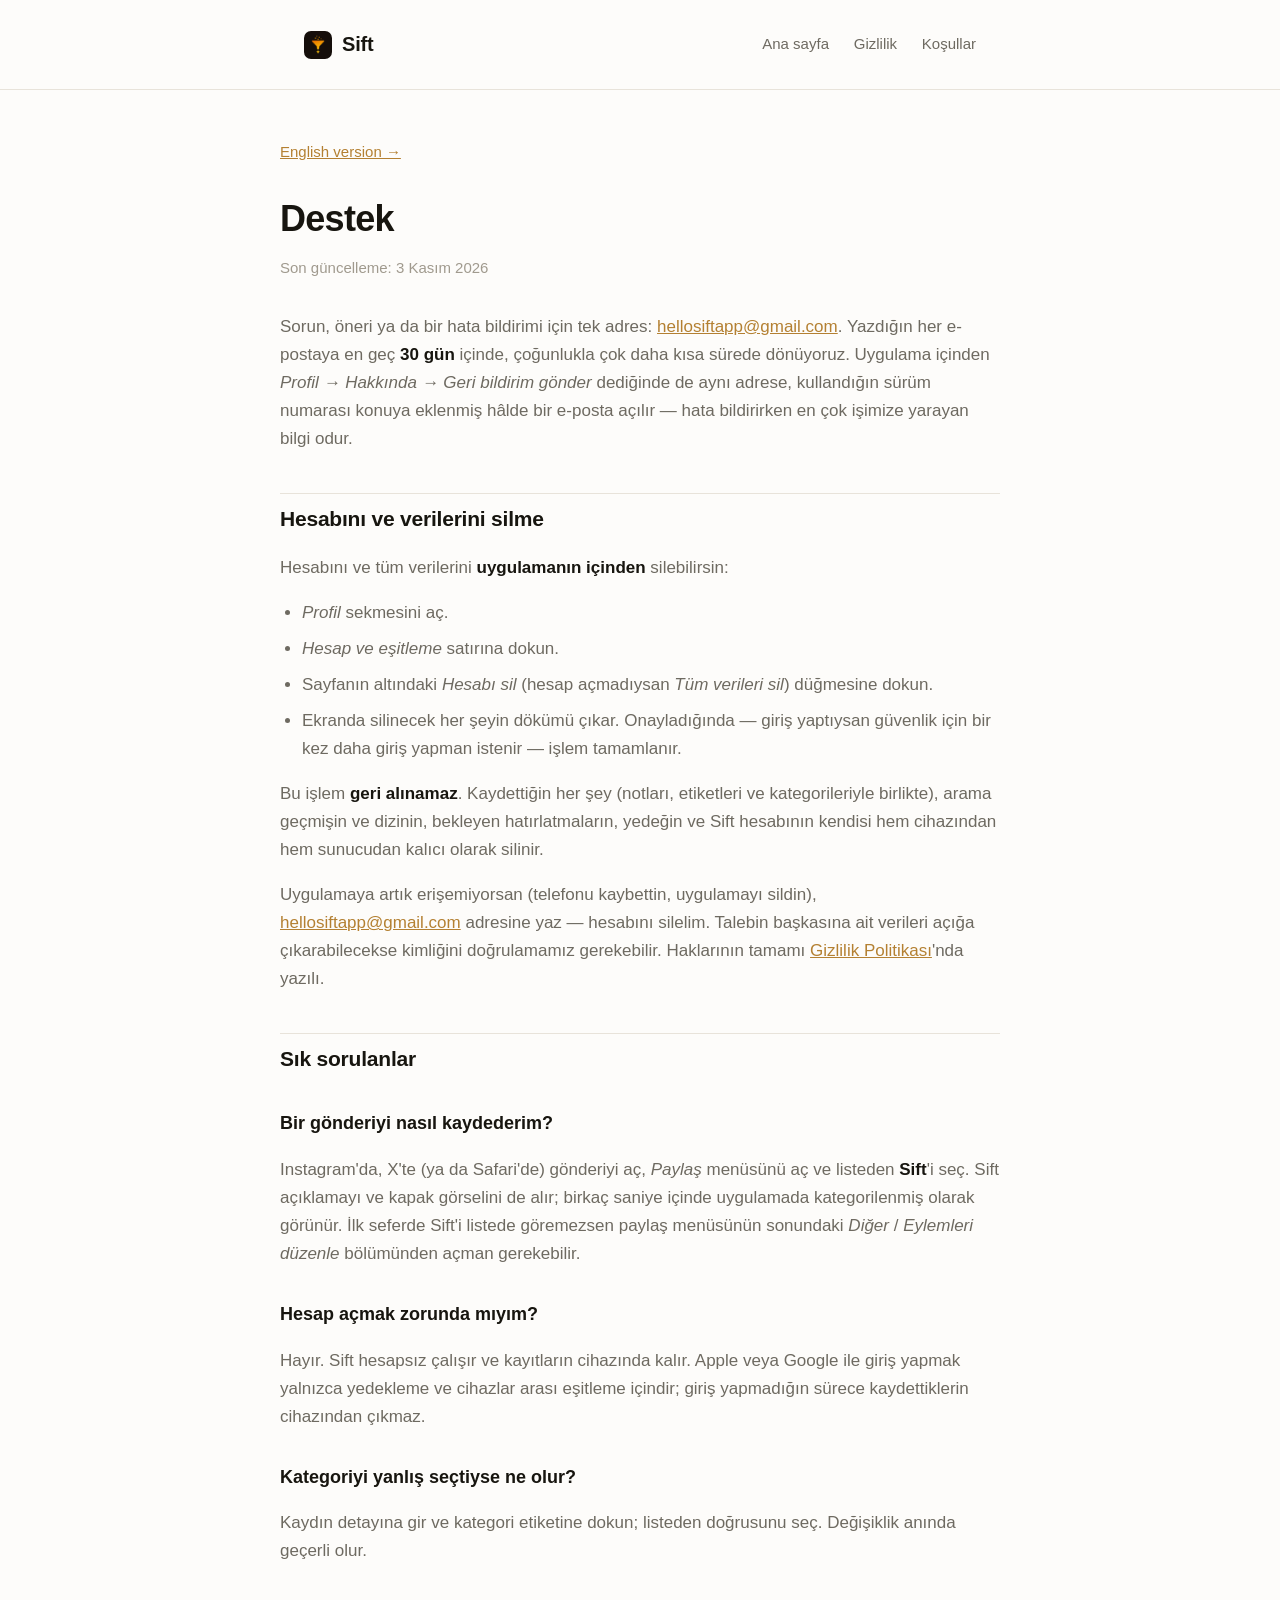
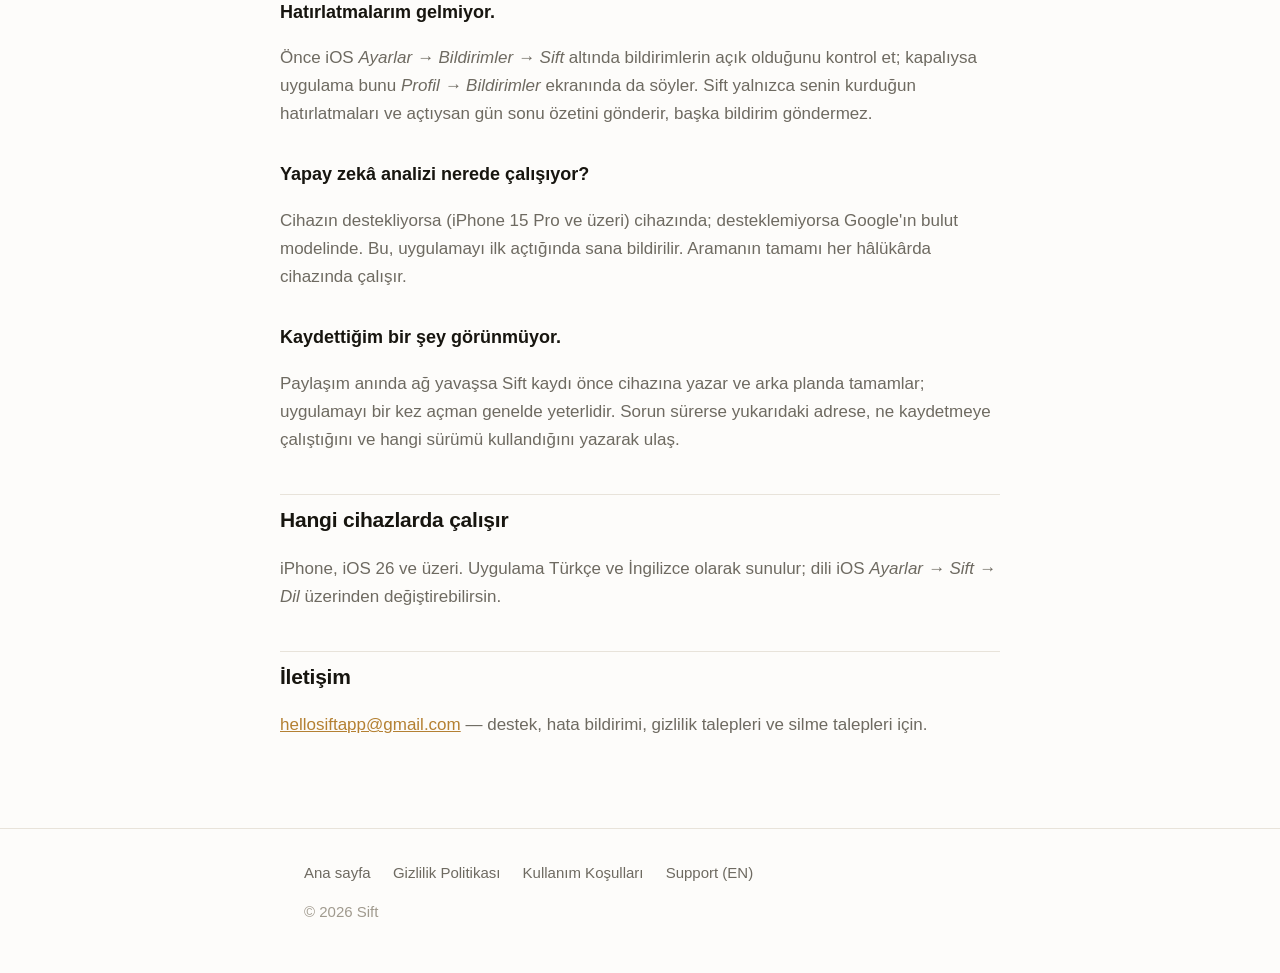
<file: support.html>
<!doctype html>
<html lang="tr">
<head>
<meta charset="utf-8">
<meta name="viewport" content="width=device-width, initial-scale=1">
<title>Destek — Sift</title>
<meta name="description" content="Sift uygulaması için destek: sık sorulanlar, hesap silme adımları ve iletişim.">
<link rel="icon" href="icon-64.png" type="image/png">
<link rel="apple-touch-icon" href="icon-180.png">
<link rel="stylesheet" href="style.css">
</head>
<body>

<header class="site">
  <div class="wrap">
    <a class="brand" href="./">
      <img src="icon-64.png" alt="" width="28" height="28">
      Sift
    </a>
    <nav class="site">
      <a href="./">Ana sayfa</a>
      <a href="privacy.html">Gizlilik</a>
      <a href="terms.html">Koşullar</a>
    </nav>
  </div>
</header>

<main class="doc wrap">
  <span class="lang-switch"><a href="support.en.html">English version →</a></span>

  <h1>Destek</h1>
  <p class="updated">Son güncelleme: 3 Kasım 2026</p>

  <p>
    Sorun, öneri ya da bir hata bildirimi için tek adres:
    <a href="mailto:hellosiftapp@gmail.com">hellosiftapp@gmail.com</a>.
    Yazdığın her e-postaya en geç <strong>30 gün</strong> içinde, çoğunlukla
    çok daha kısa sürede dönüyoruz. Uygulama içinden
    <em>Profil → Hakkında → Geri bildirim gönder</em> dediğinde de aynı adrese,
    kullandığın sürüm numarası konuya eklenmiş hâlde bir e-posta açılır — hata
    bildirirken en çok işimize yarayan bilgi odur.
  </p>

  <h2 id="hesap-silme">Hesabını ve verilerini silme</h2>
  <p>
    Hesabını ve tüm verilerini <strong>uygulamanın içinden</strong>
    silebilirsin:
  </p>
  <ul>
    <li><em>Profil</em> sekmesini aç.</li>
    <li><em>Hesap ve eşitleme</em> satırına dokun.</li>
    <li>Sayfanın altındaki <em>Hesabı sil</em> (hesap açmadıysan
      <em>Tüm verileri sil</em>) düğmesine dokun.</li>
    <li>Ekranda silinecek her şeyin dökümü çıkar. Onayladığında —
      giriş yaptıysan güvenlik için bir kez daha giriş yapman istenir —
      işlem tamamlanır.</li>
  </ul>
  <p>
    Bu işlem <strong>geri alınamaz</strong>. Kaydettiğin her şey (notları,
    etiketleri ve kategorileriyle birlikte), arama geçmişin ve dizinin,
    bekleyen hatırlatmaların, yedeğin ve Sift hesabının kendisi hem
    cihazından hem sunucudan kalıcı olarak silinir.
  </p>
  <p>
    Uygulamaya artık erişemiyorsan (telefonu kaybettin, uygulamayı sildin),
    <a href="mailto:hellosiftapp@gmail.com">hellosiftapp@gmail.com</a>
    adresine yaz — hesabını silelim. Talebin başkasına ait verileri açığa
    çıkarabilecekse kimliğini doğrulamamız gerekebilir. Haklarının tamamı
    <a href="privacy.html#silme">Gizlilik Politikası</a>'nda yazılı.
  </p>

  <h2>Sık sorulanlar</h2>

  <h3>Bir gönderiyi nasıl kaydederim?</h3>
  <p>
    Instagram'da, X'te (ya da Safari'de) gönderiyi aç, <em>Paylaş</em> menüsünü aç ve
    listeden <strong>Sift</strong>'i seç. Sift açıklamayı ve kapak görselini de
    alır; birkaç saniye içinde uygulamada kategorilenmiş olarak görünür. İlk
    seferde Sift'i listede göremezsen paylaş menüsünün sonundaki
    <em>Diğer</em> / <em>Eylemleri düzenle</em> bölümünden açman gerekebilir.
  </p>

  <h3>Hesap açmak zorunda mıyım?</h3>
  <p>
    Hayır. Sift hesapsız çalışır ve kayıtların cihazında kalır. Apple veya
    Google ile giriş yapmak yalnızca yedekleme ve cihazlar arası eşitleme
    içindir; giriş yapmadığın sürece kaydettiklerin cihazından çıkmaz.
  </p>

  <h3>Kategoriyi yanlış seçtiyse ne olur?</h3>
  <p>
    Kaydın detayına gir ve kategori etiketine dokun; listeden doğrusunu seç.
    Değişiklik anında geçerli olur.
  </p>

  <h3>Hatırlatmalarım gelmiyor.</h3>
  <p>
    Önce iOS <em>Ayarlar → Bildirimler → Sift</em> altında bildirimlerin açık
    olduğunu kontrol et; kapalıysa uygulama bunu <em>Profil → Bildirimler</em>
    ekranında da söyler. Sift yalnızca senin kurduğun hatırlatmaları ve
    açtıysan gün sonu özetini gönderir, başka bildirim göndermez.
  </p>

  <h3>Yapay zekâ analizi nerede çalışıyor?</h3>
  <p>
    Cihazın destekliyorsa (iPhone 15 Pro ve üzeri) cihazında; desteklemiyorsa
    Google'ın bulut modelinde. Bu, uygulamayı ilk açtığında sana bildirilir.
    Aramanın tamamı her hâlükârda cihazında çalışır.
  </p>

  <h3>Kaydettiğim bir şey görünmüyor.</h3>
  <p>
    Paylaşım anında ağ yavaşsa Sift kaydı önce cihazına yazar ve arka planda
    tamamlar; uygulamayı bir kez açman genelde yeterlidir. Sorun sürerse
    yukarıdaki adrese, ne kaydetmeye çalıştığını ve hangi sürümü kullandığını
    yazarak ulaş.
  </p>

  <h2>Hangi cihazlarda çalışır</h2>
  <p>
    iPhone, iOS 26 ve üzeri. Uygulama Türkçe ve İngilizce olarak sunulur;
    dili iOS <em>Ayarlar → Sift → Dil</em> üzerinden değiştirebilirsin.
  </p>

  <h2>İletişim</h2>
  <p>
    <a href="mailto:hellosiftapp@gmail.com">hellosiftapp@gmail.com</a> —
    destek, hata bildirimi, gizlilik talepleri ve silme talepleri için.
  </p>
</main>

<footer class="site">
  <div class="wrap">
    <a href="./">Ana sayfa</a>
    <a href="privacy.html">Gizlilik Politikası</a>
    <a href="terms.html">Kullanım Koşulları</a>
    <a href="support.en.html">Support (EN)</a>
    <div class="copyright">© 2026 Sift</div>
  </div>
</footer>

</body>
</html>
</file>
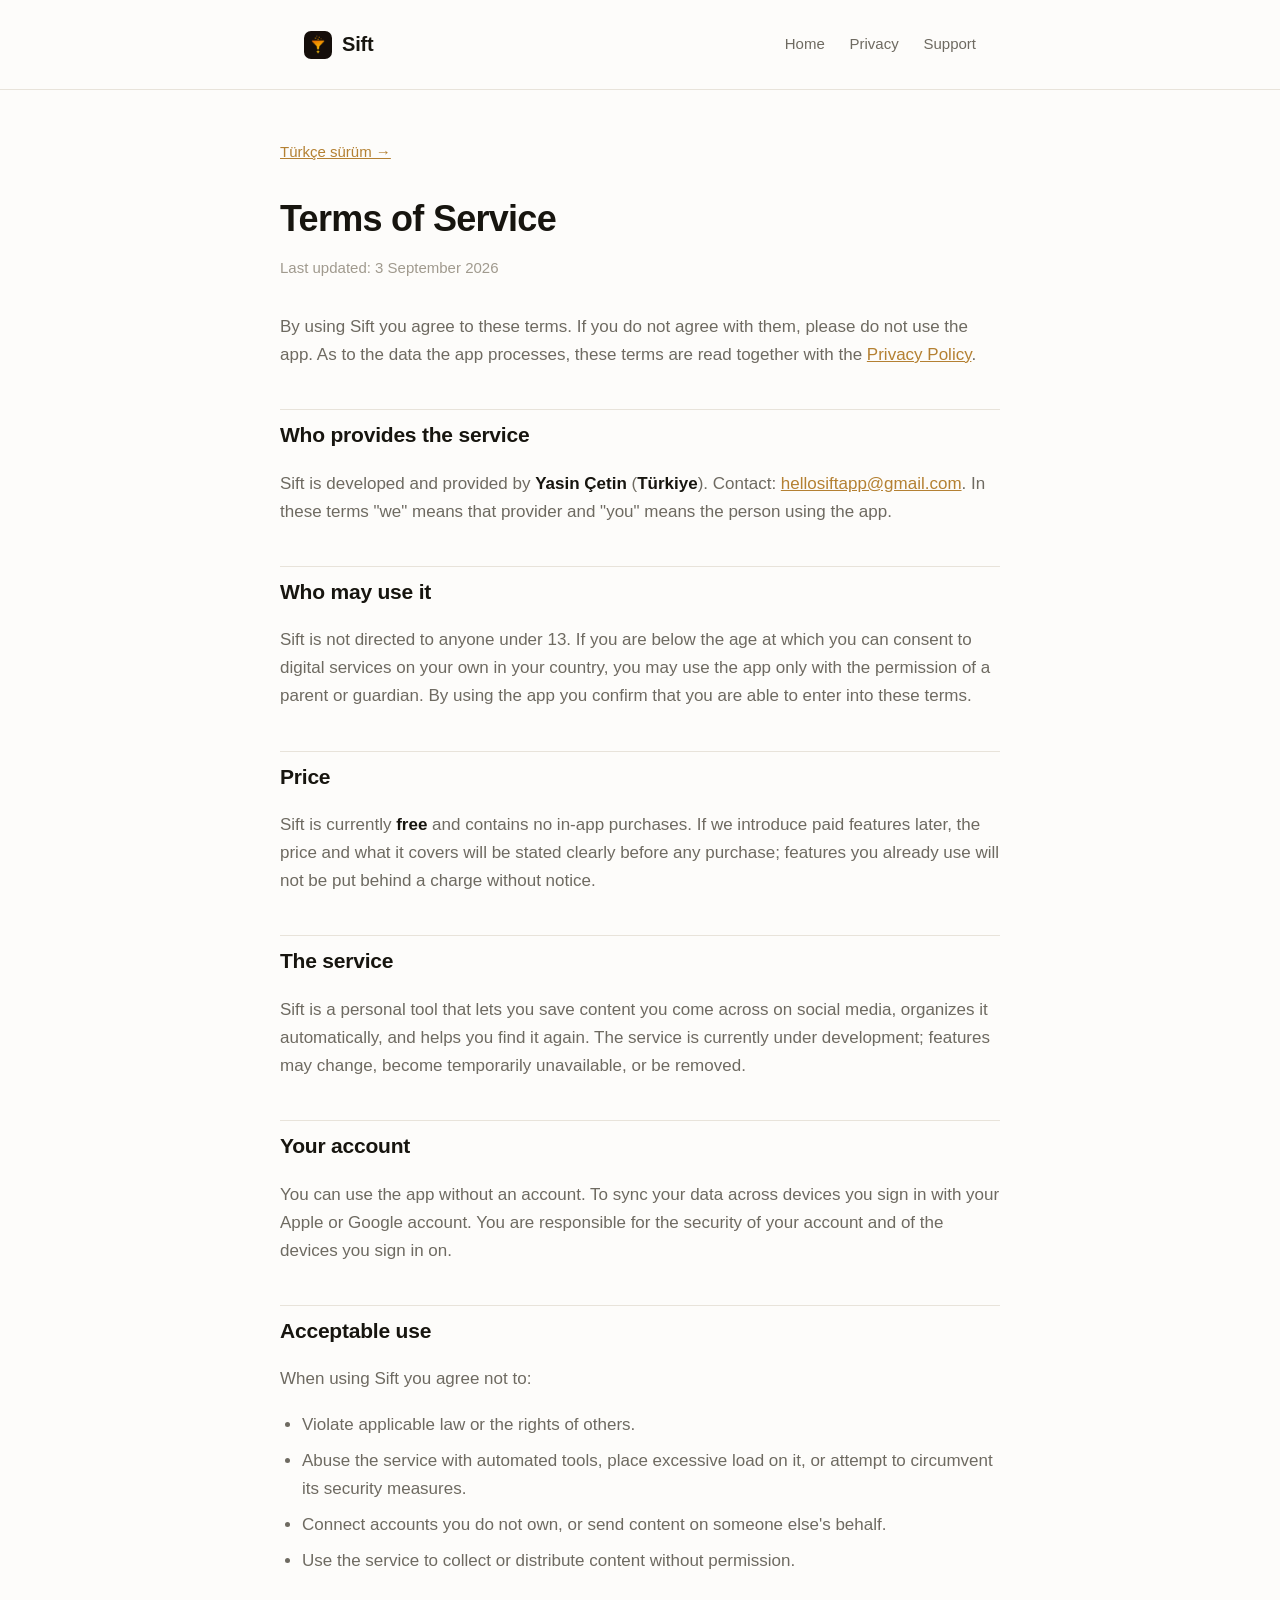
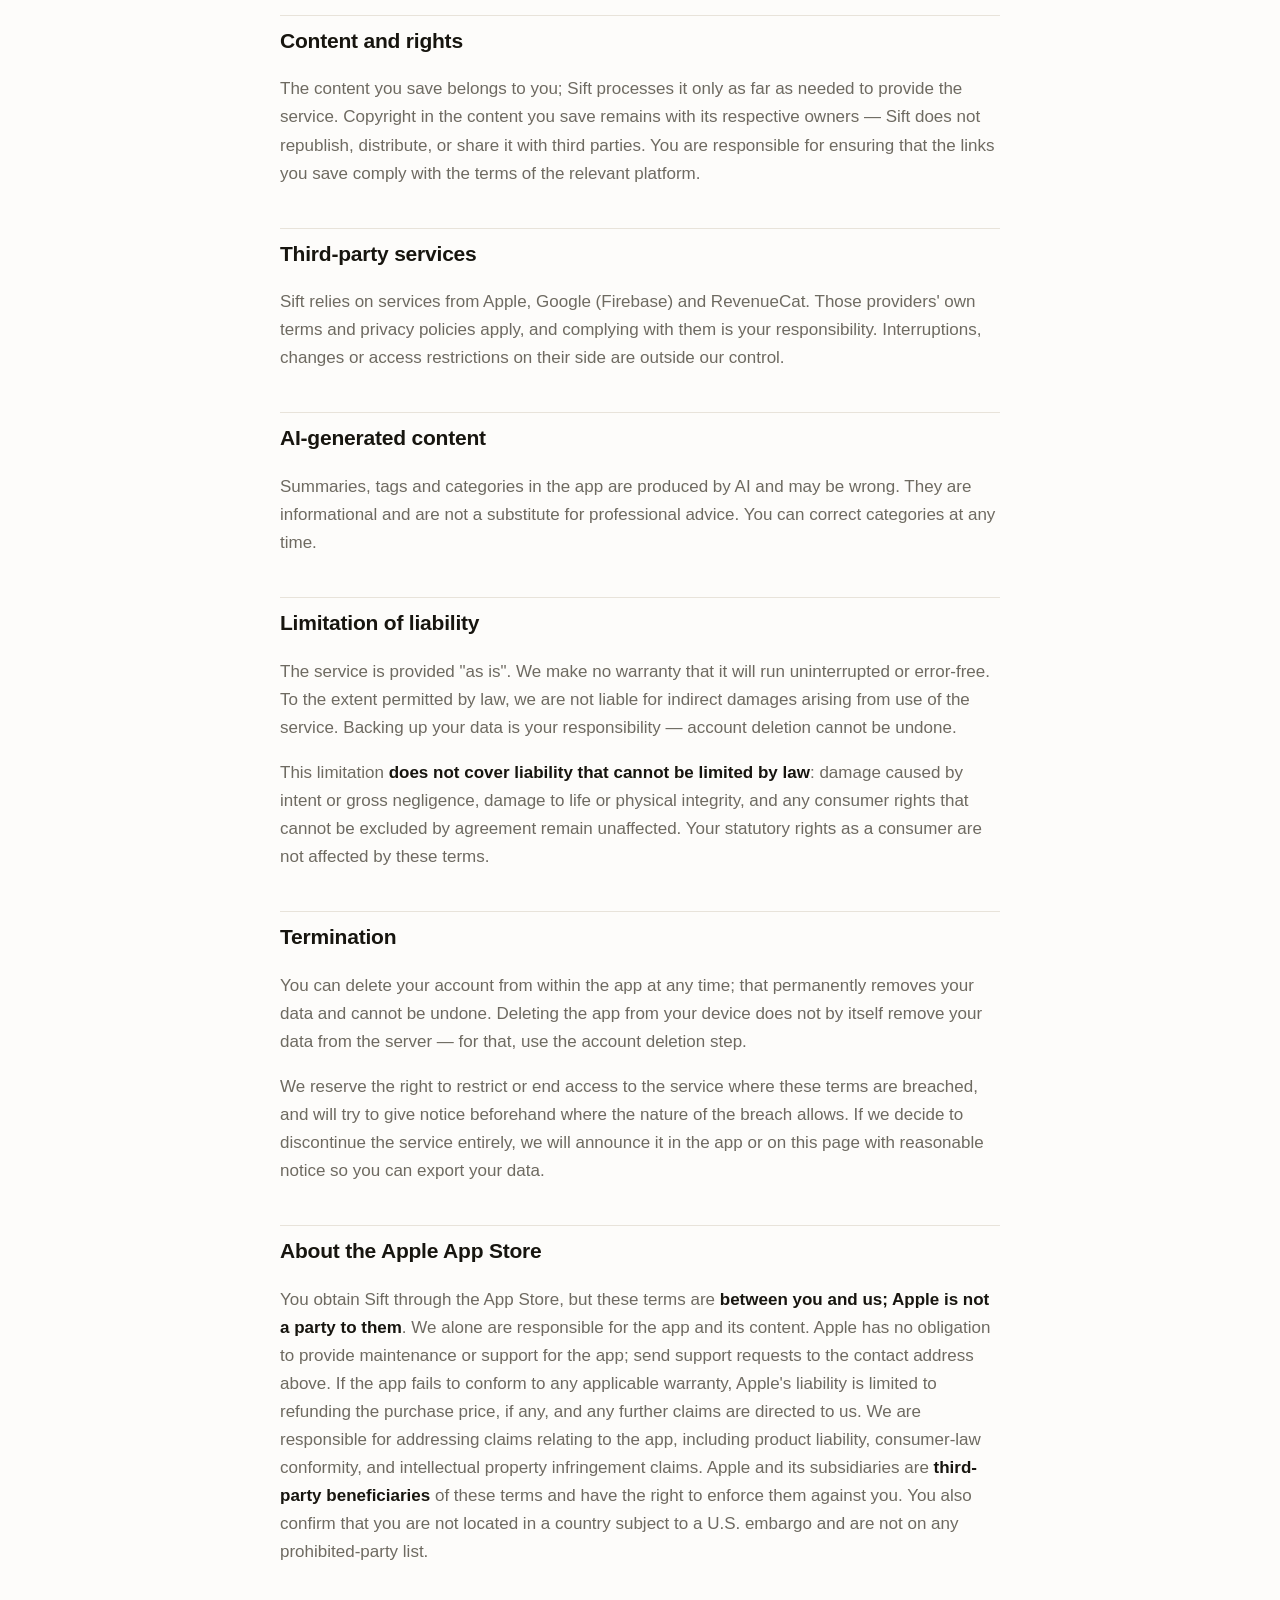
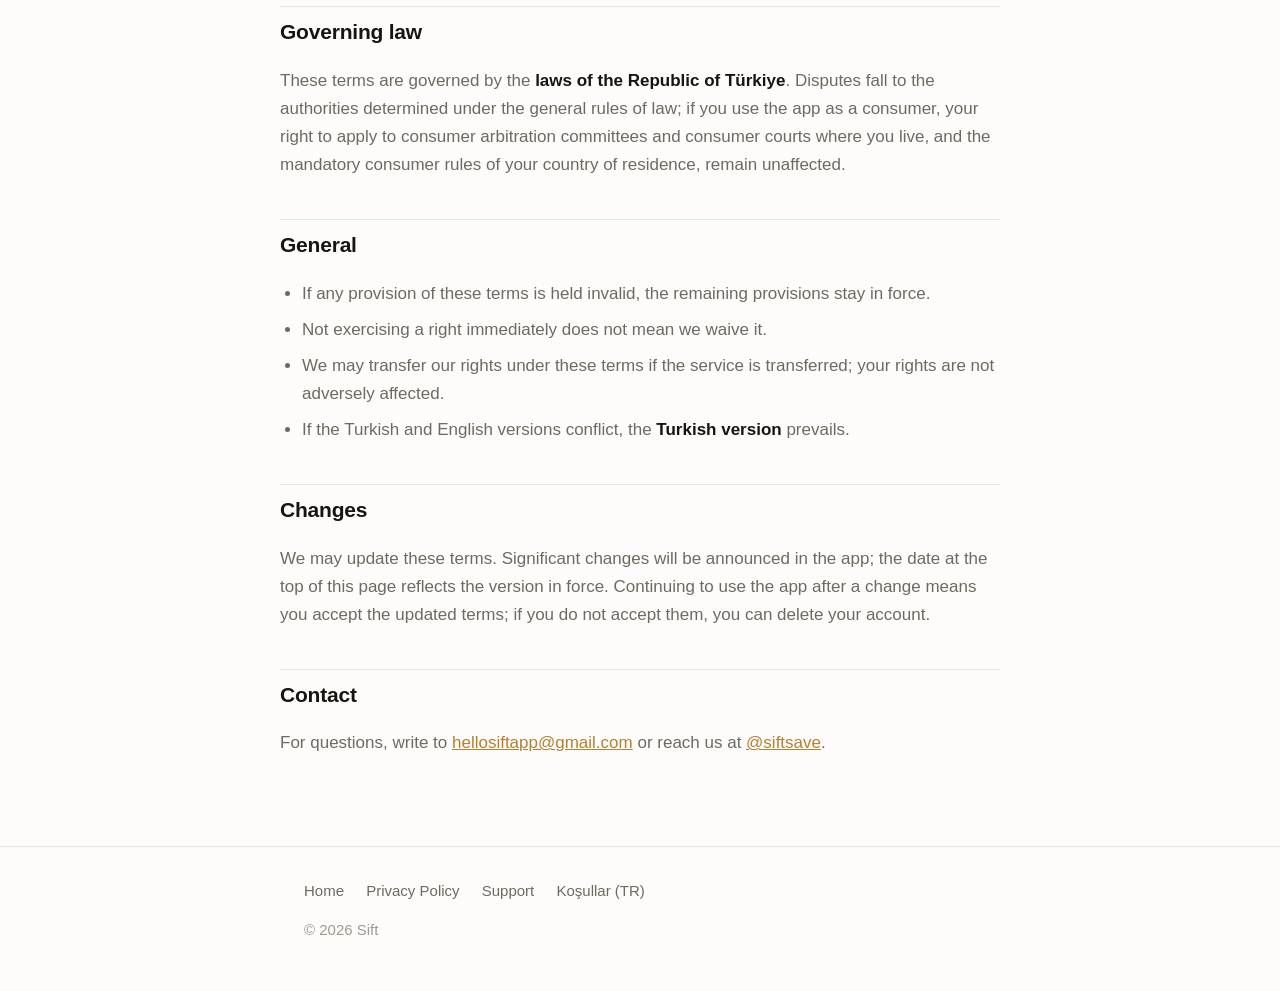
<file: terms.en.html>
<!doctype html>
<html lang="en">
<head>
<meta charset="utf-8">
<meta name="viewport" content="width=device-width, initial-scale=1">
<title>Terms of Service — Sift</title>
<meta name="description" content="Terms of service for the Sift app.">
<link rel="icon" href="icon-64.png" type="image/png">
<link rel="apple-touch-icon" href="icon-180.png">
<link rel="stylesheet" href="style.css">
</head>
<body>

<header class="site">
  <div class="wrap">
    <a class="brand" href="./">
      <img src="icon-64.png" alt="" width="28" height="28">
      Sift
    </a>
    <nav class="site">
      <a href="./">Home</a>
      <a href="privacy.en.html">Privacy</a>
      <a href="support.en.html">Support</a>
    </nav>
  </div>
</header>

<main class="doc wrap">
  <span class="lang-switch"><a href="terms.html">Türkçe sürüm →</a></span>

  <h1>Terms of Service</h1>
  <p class="updated">Last updated: 3 September 2026</p>

  <p>
    By using Sift you agree to these terms. If you do not agree with them,
    please do not use the app. As to the data the app processes, these terms are
    read together with the <a href="privacy.en.html">Privacy Policy</a>.
  </p>

  <h2>Who provides the service</h2>
  <p>
    Sift is developed and provided by <strong>Yasin Çetin</strong>
    (<strong>Türkiye</strong>). Contact:
    <a href="mailto:hellosiftapp@gmail.com">hellosiftapp@gmail.com</a>. In these
    terms "we" means that provider and "you" means the person using the app.
  </p>

  <h2>Who may use it</h2>
  <p>
    Sift is not directed to anyone under 13. If you are below the age at which
    you can consent to digital services on your own in your country, you may use
    the app only with the permission of a parent or guardian. By using the app
    you confirm that you are able to enter into these terms.
  </p>

  <h2>Price</h2>
  <p>
    Sift is currently <strong>free</strong> and contains no in-app purchases. If
    we introduce paid features later, the price and what it covers will be
    stated clearly before any purchase; features you already use will not be put
    behind a charge without notice.
  </p>

  <h2>The service</h2>
  <p>
    Sift is a personal tool that lets you save content you come across on
    social media, organizes it automatically, and helps you find it again. The
    service is currently under development; features may change, become
    temporarily unavailable, or be removed.
  </p>

  <h2>Your account</h2>
  <p>
    You can use the app without an account. To sync your data across devices
    you sign in with your Apple or Google account. You are responsible for the
    security of your account and of the devices you sign in on.
  </p>

  <h2>Acceptable use</h2>
  <p>When using Sift you agree not to:</p>
  <ul>
    <li>Violate applicable law or the rights of others.</li>
    <li>Abuse the service with automated tools, place excessive load on it, or
      attempt to circumvent its security measures.</li>
    <li>Connect accounts you do not own, or send content on someone else's
      behalf.</li>
    <li>Use the service to collect or distribute content without permission.</li>
  </ul>

  <h2>Content and rights</h2>
  <p>
    The content you save belongs to you; Sift processes it only as far as
    needed to provide the service. Copyright in the content you save remains
    with its respective owners — Sift does not republish, distribute, or share
    it with third parties. You are responsible for ensuring that the links you
    save comply with the terms of the relevant platform.
  </p>

  <h2>Third-party services</h2>
  <p>
    Sift relies on services from Apple, Google (Firebase) and RevenueCat. Those
    providers' own terms and privacy policies apply, and complying with them is
    your responsibility. Interruptions,
    changes or access restrictions on their side are outside our control.
  </p>

  <h2>AI-generated content</h2>
  <p>
    Summaries, tags and categories in the app are produced by AI and may be
    wrong. They are informational and are not a substitute for professional
    advice. You can correct categories at any time.
  </p>

  <h2>Limitation of liability</h2>
  <p>
    The service is provided "as is". We make no warranty that it will run
    uninterrupted or error-free. To the extent permitted by law, we are not
    liable for indirect damages arising from use of the service. Backing up
    your data is your responsibility — account deletion cannot be undone.
  </p>
  <p>
    This limitation <strong>does not cover liability that cannot be limited by
    law</strong>: damage caused by intent or gross negligence, damage to life or
    physical integrity, and any consumer rights that cannot be excluded by
    agreement remain unaffected. Your statutory rights as a consumer are not
    affected by these terms.
  </p>

  <h2>Termination</h2>
  <p>
    You can delete your account from within the app at any time; that
    permanently removes your data and cannot be undone. Deleting the app from
    your device does not by itself remove your data from the server — for that,
    use the account deletion step.
  </p>
  <p>
    We reserve the right to restrict or end access to the service where these
    terms are breached, and will try to give notice beforehand where the nature
    of the breach allows. If we decide to discontinue the service entirely, we
    will announce it in the app or on this page with reasonable notice so you
    can export your data.
  </p>

  <h2>About the Apple App Store</h2>
  <p>
    You obtain Sift through the App Store, but these terms are
    <strong>between you and us; Apple is not a party to them</strong>. We alone
    are responsible for the app and its content. Apple has no obligation to
    provide maintenance or support for the app; send support requests to the
    contact address above. If the app fails to conform to any applicable
    warranty, Apple's liability is limited to refunding the purchase price, if
    any, and any further claims are directed to us. We are responsible for
    addressing claims relating to the app, including product liability,
    consumer-law conformity, and intellectual property infringement claims.
    Apple and its subsidiaries are <strong>third-party beneficiaries</strong> of
    these terms and have the right to enforce them against you. You also confirm
    that you are not located in a country subject to a U.S. embargo and are not
    on any prohibited-party list.
  </p>

  <h2>Governing law</h2>
  <p>
    These terms are governed by the <strong>laws of the Republic of
    Türkiye</strong>. Disputes fall to the authorities determined under the
    general rules of law; if you use the app as a consumer, your right to apply
    to consumer arbitration committees and consumer courts where you live, and
    the mandatory consumer rules of your country of residence, remain
    unaffected.
  </p>

  <h2>General</h2>
  <ul>
    <li>If any provision of these terms is held invalid, the remaining
      provisions stay in force.</li>
    <li>Not exercising a right immediately does not mean we waive it.</li>
    <li>We may transfer our rights under these terms if the service is
      transferred; your rights are not adversely affected.</li>
    <li>If the Turkish and English versions conflict, the
      <strong>Turkish version</strong> prevails.</li>
  </ul>

  <h2>Changes</h2>
  <p>
    We may update these terms. Significant changes will be announced in the
    app; the date at the top of this page reflects the version in force.
    Continuing to use the app after a change means you accept the updated terms;
    if you do not accept them, you can delete your account.
  </p>

  <h2>Contact</h2>
  <p>
    For questions, write to
    <a href="mailto:hellosiftapp@gmail.com">hellosiftapp@gmail.com</a> or reach us at
    <a href="https://www.instagram.com/siftsave/">@siftsave</a>.
  </p>
</main>

<footer class="site">
  <div class="wrap">
    <a href="./">Home</a>
    <a href="privacy.en.html">Privacy Policy</a>
    <a href="support.en.html">Support</a>
    <a href="terms.html">Koşullar (TR)</a>
    <div class="copyright">© 2026 Sift</div>
  </div>
</footer>

</body>
</html>
</file>
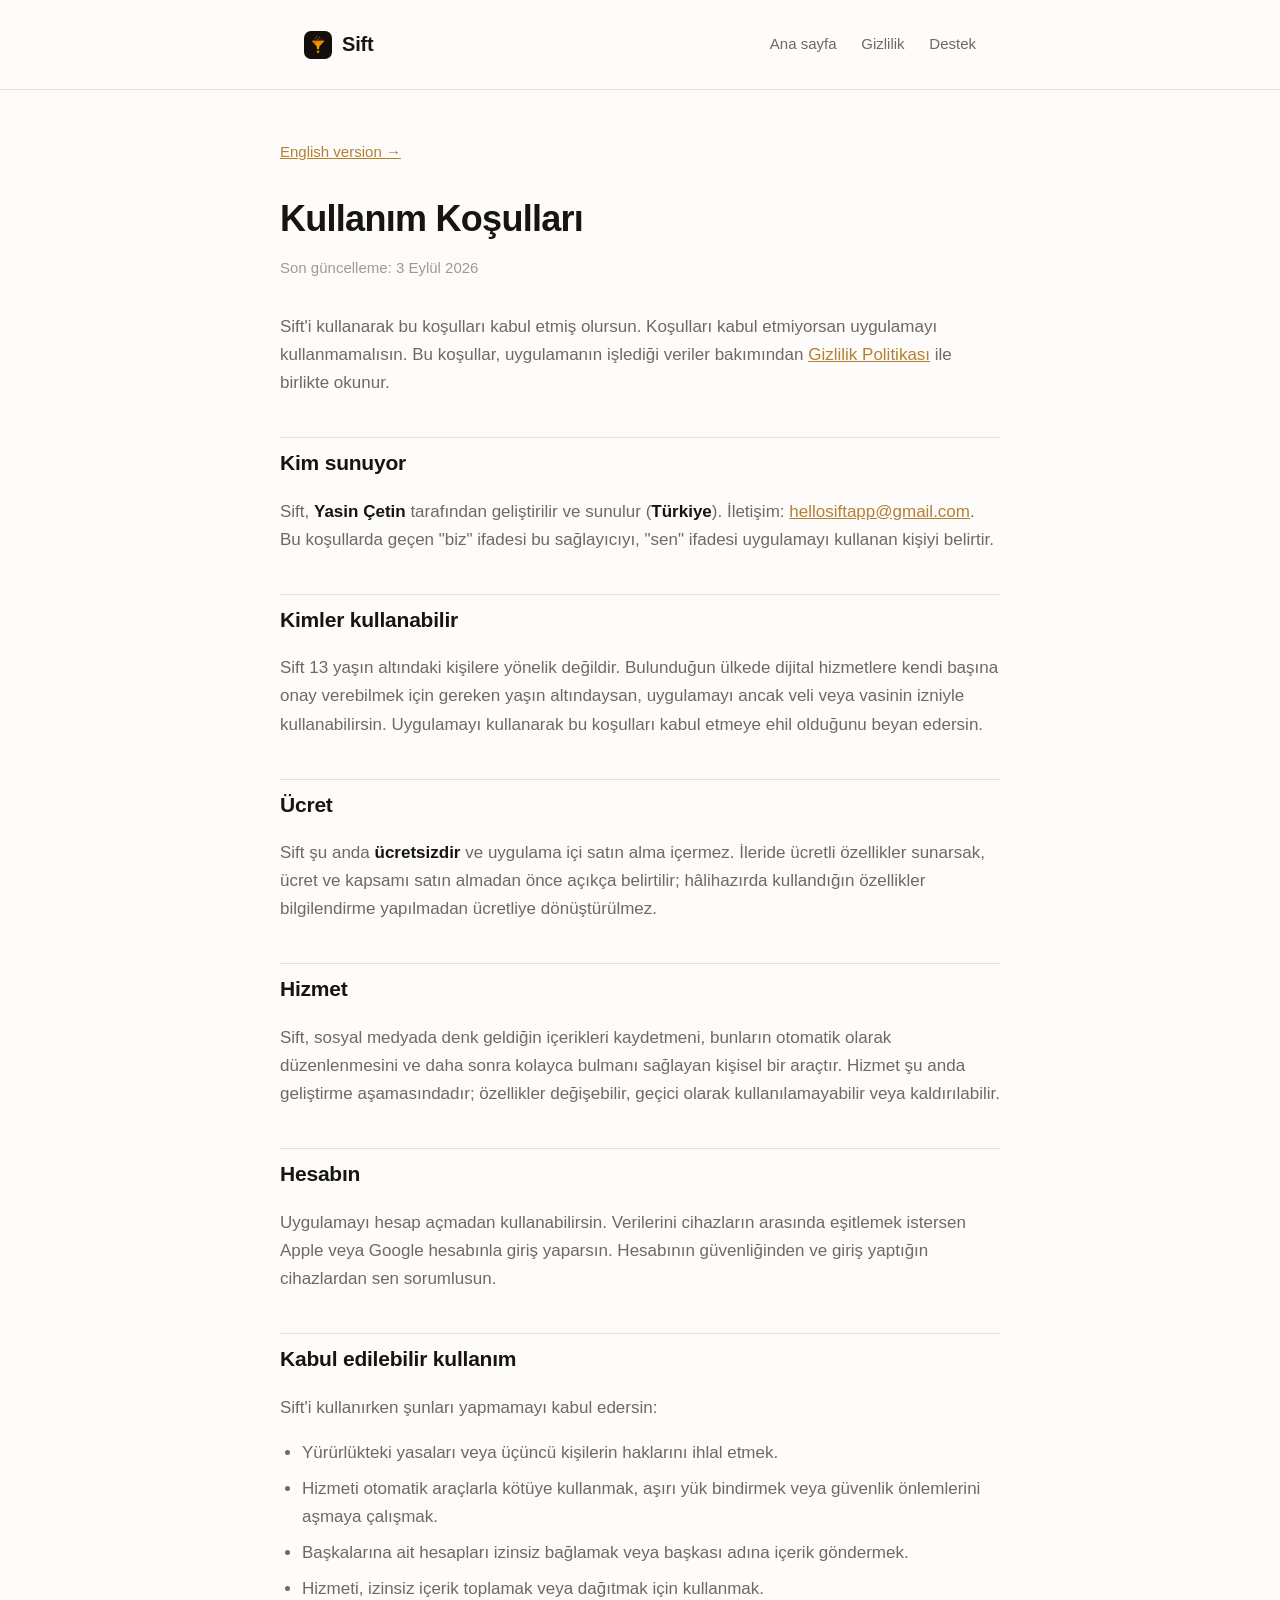
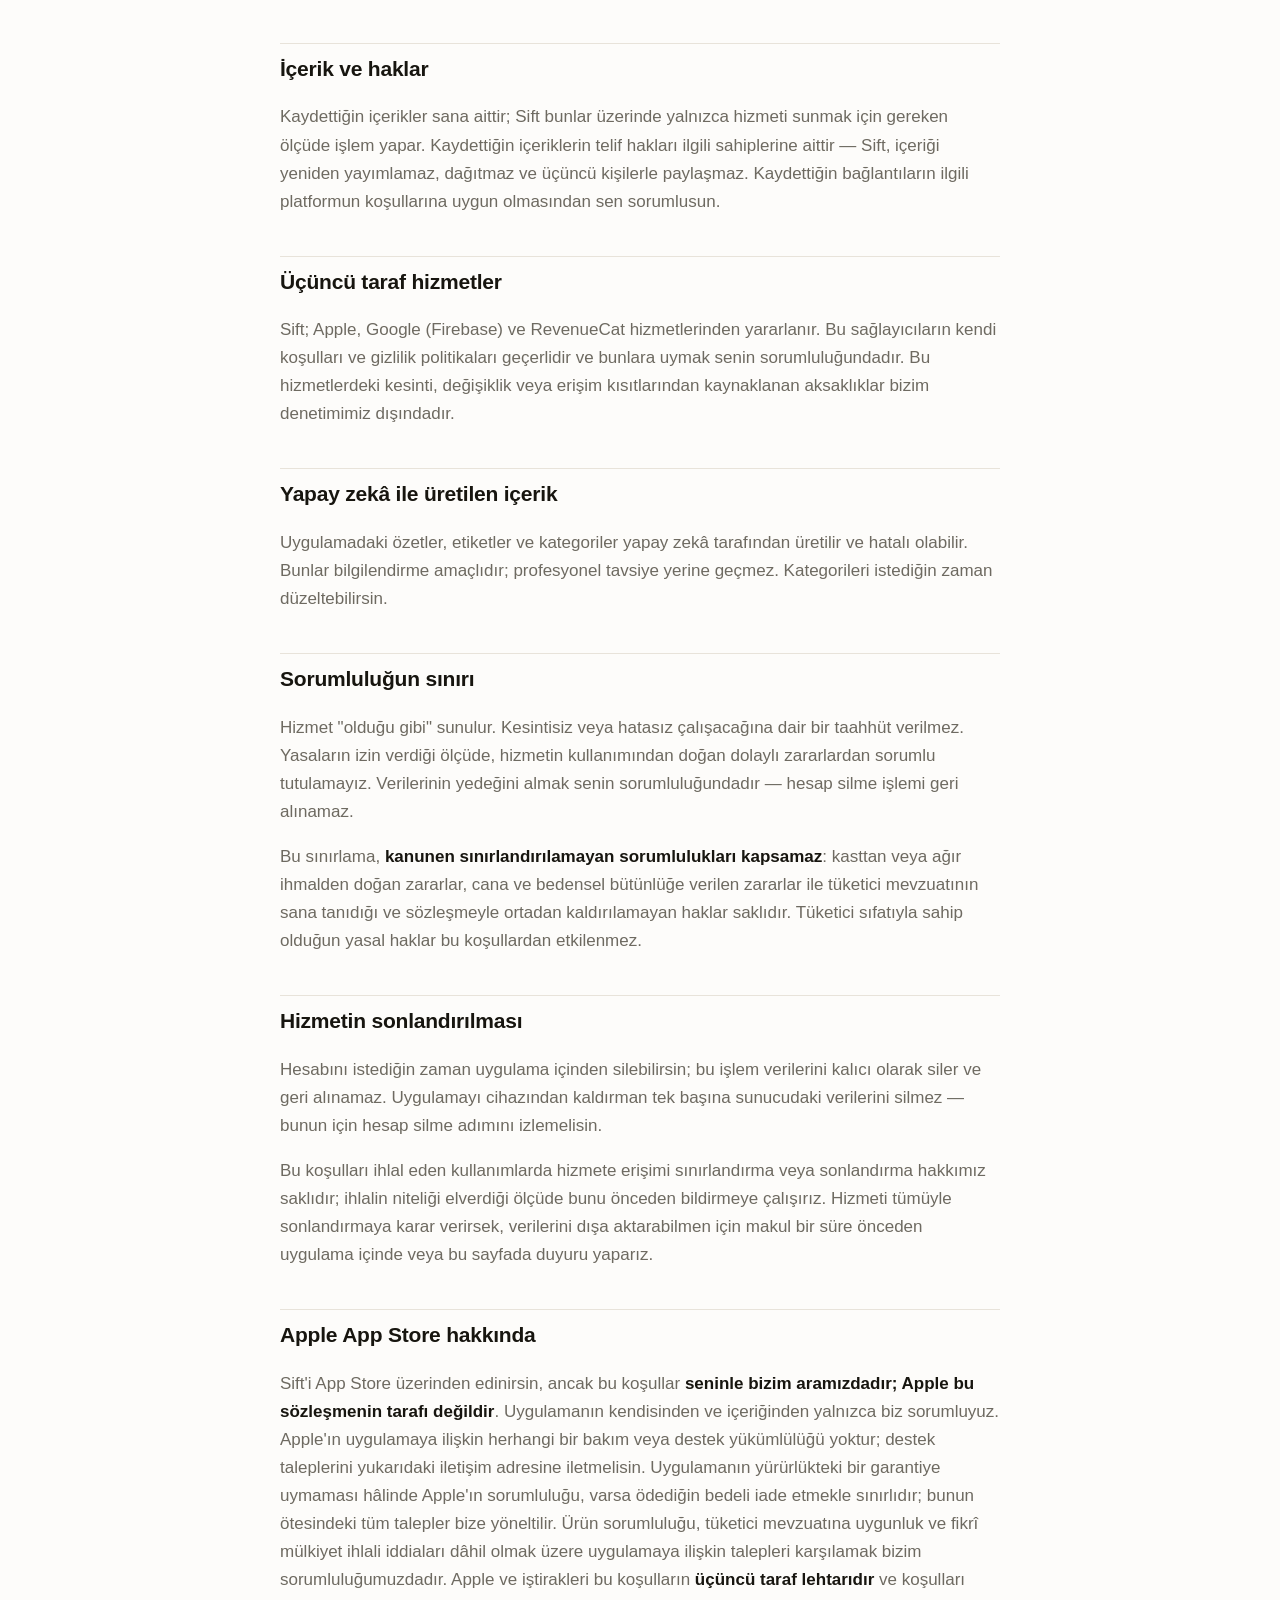
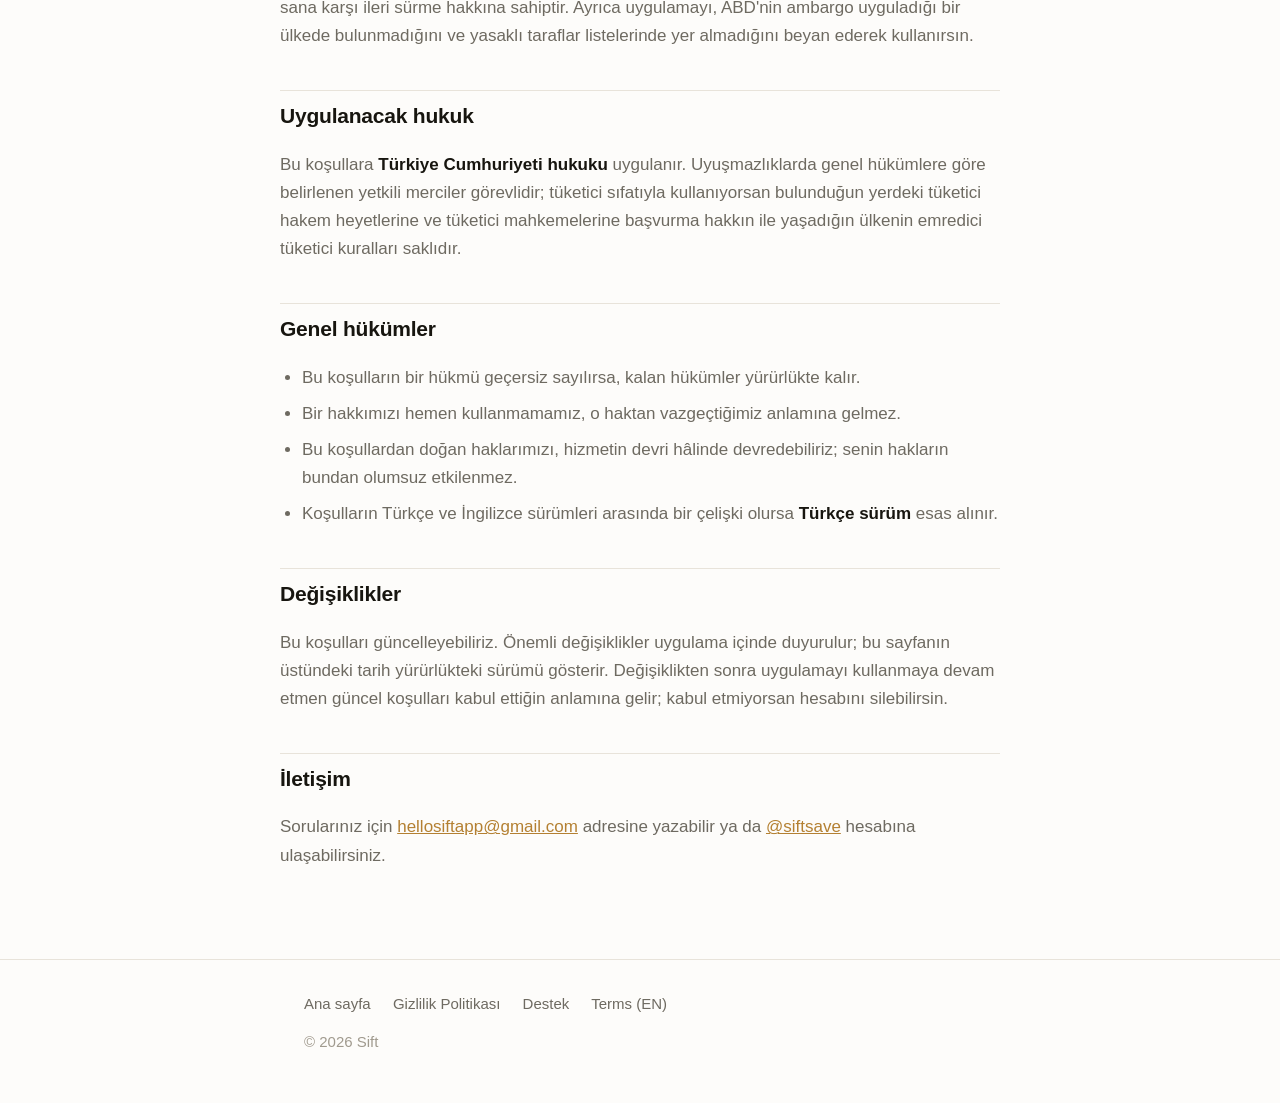
<file: terms.html>
<!doctype html>
<html lang="tr">
<head>
<meta charset="utf-8">
<meta name="viewport" content="width=device-width, initial-scale=1">
<title>Kullanım Koşulları — Sift</title>
<meta name="description" content="Sift uygulamasının kullanım koşulları.">
<link rel="icon" href="icon-64.png" type="image/png">
<link rel="apple-touch-icon" href="icon-180.png">
<link rel="stylesheet" href="style.css">
</head>
<body>

<header class="site">
  <div class="wrap">
    <a class="brand" href="./">
      <img src="icon-64.png" alt="" width="28" height="28">
      Sift
    </a>
    <nav class="site">
      <a href="./">Ana sayfa</a>
      <a href="privacy.html">Gizlilik</a>
      <a href="support.html">Destek</a>
    </nav>
  </div>
</header>

<main class="doc wrap">
  <span class="lang-switch"><a href="terms.en.html">English version →</a></span>

  <h1>Kullanım Koşulları</h1>
  <p class="updated">Son güncelleme: 3 Eylül 2026</p>

  <p>
    Sift'i kullanarak bu koşulları kabul etmiş olursun. Koşulları kabul
    etmiyorsan uygulamayı kullanmamalısın. Bu koşullar, uygulamanın işlediği
    veriler bakımından <a href="privacy.html">Gizlilik Politikası</a> ile
    birlikte okunur.
  </p>

  <h2>Kim sunuyor</h2>
  <p>
    Sift, <strong>Yasin Çetin</strong> tarafından geliştirilir ve
    sunulur (<strong>Türkiye</strong>). İletişim:
    <a href="mailto:hellosiftapp@gmail.com">hellosiftapp@gmail.com</a>. Bu
    koşullarda geçen "biz" ifadesi bu sağlayıcıyı, "sen" ifadesi uygulamayı
    kullanan kişiyi belirtir.
  </p>

  <h2>Kimler kullanabilir</h2>
  <p>
    Sift 13 yaşın altındaki kişilere yönelik değildir. Bulunduğun ülkede dijital
    hizmetlere kendi başına onay verebilmek için gereken yaşın altındaysan,
    uygulamayı ancak veli veya vasinin izniyle kullanabilirsin. Uygulamayı
    kullanarak bu koşulları kabul etmeye ehil olduğunu beyan edersin.
  </p>

  <h2>Ücret</h2>
  <p>
    Sift şu anda <strong>ücretsizdir</strong> ve uygulama içi satın alma
    içermez. İleride ücretli özellikler sunarsak, ücret ve kapsamı satın
    almadan önce açıkça belirtilir; hâlihazırda kullandığın özellikler
    bilgilendirme yapılmadan ücretliye dönüştürülmez.
  </p>

  <h2>Hizmet</h2>
  <p>
    Sift, sosyal medyada denk geldiğin içerikleri kaydetmeni, bunların
    otomatik olarak düzenlenmesini ve daha sonra kolayca bulmanı sağlayan
    kişisel bir araçtır. Hizmet şu anda geliştirme aşamasındadır; özellikler
    değişebilir, geçici olarak kullanılamayabilir veya kaldırılabilir.
  </p>

  <h2>Hesabın</h2>
  <p>
    Uygulamayı hesap açmadan kullanabilirsin. Verilerini cihazların arasında
    eşitlemek istersen Apple veya Google hesabınla giriş yaparsın. Hesabının
    güvenliğinden ve giriş yaptığın cihazlardan sen sorumlusun.
  </p>

  <h2>Kabul edilebilir kullanım</h2>
  <p>Sift'i kullanırken şunları yapmamayı kabul edersin:</p>
  <ul>
    <li>Yürürlükteki yasaları veya üçüncü kişilerin haklarını ihlal etmek.</li>
    <li>Hizmeti otomatik araçlarla kötüye kullanmak, aşırı yük bindirmek veya
      güvenlik önlemlerini aşmaya çalışmak.</li>
    <li>Başkalarına ait hesapları izinsiz bağlamak veya başkası adına içerik
      göndermek.</li>
    <li>Hizmeti, izinsiz içerik toplamak veya dağıtmak için kullanmak.</li>
  </ul>

  <h2>İçerik ve haklar</h2>
  <p>
    Kaydettiğin içerikler sana aittir; Sift bunlar üzerinde yalnızca hizmeti
    sunmak için gereken ölçüde işlem yapar. Kaydettiğin içeriklerin telif
    hakları ilgili sahiplerine aittir — Sift, içeriği yeniden yayımlamaz,
    dağıtmaz ve üçüncü kişilerle paylaşmaz. Kaydettiğin bağlantıların ilgili
    platformun koşullarına uygun olmasından sen sorumlusun.
  </p>

  <h2>Üçüncü taraf hizmetler</h2>
  <p>
    Sift; Apple, Google (Firebase) ve RevenueCat hizmetlerinden yararlanır. Bu
    sağlayıcıların kendi koşulları ve gizlilik politikaları geçerlidir ve
    bunlara uymak senin sorumluluğundadır.
    Bu hizmetlerdeki kesinti, değişiklik veya erişim kısıtlarından
    kaynaklanan aksaklıklar bizim denetimimiz dışındadır.
  </p>

  <h2>Yapay zekâ ile üretilen içerik</h2>
  <p>
    Uygulamadaki özetler, etiketler ve kategoriler yapay zekâ tarafından
    üretilir ve hatalı olabilir. Bunlar bilgilendirme amaçlıdır; profesyonel
    tavsiye yerine geçmez. Kategorileri istediğin zaman düzeltebilirsin.
  </p>

  <h2>Sorumluluğun sınırı</h2>
  <p>
    Hizmet "olduğu gibi" sunulur. Kesintisiz veya hatasız çalışacağına dair bir
    taahhüt verilmez. Yasaların izin verdiği ölçüde, hizmetin kullanımından
    doğan dolaylı zararlardan sorumlu tutulamayız. Verilerinin yedeğini almak
    senin sorumluluğundadır — hesap silme işlemi geri alınamaz.
  </p>
  <p>
    Bu sınırlama, <strong>kanunen sınırlandırılamayan sorumlulukları
    kapsamaz</strong>: kasttan veya ağır ihmalden doğan zararlar, cana ve
    bedensel bütünlüğe verilen zararlar ile tüketici mevzuatının sana tanıdığı
    ve sözleşmeyle ortadan kaldırılamayan haklar saklıdır. Tüketici sıfatıyla
    sahip olduğun yasal haklar bu koşullardan etkilenmez.
  </p>

  <h2>Hizmetin sonlandırılması</h2>
  <p>
    Hesabını istediğin zaman uygulama içinden silebilirsin; bu işlem
    verilerini kalıcı olarak siler ve geri alınamaz. Uygulamayı cihazından
    kaldırman tek başına sunucudaki verilerini silmez — bunun için hesap silme
    adımını izlemelisin.
  </p>
  <p>
    Bu koşulları ihlal eden kullanımlarda hizmete erişimi sınırlandırma veya
    sonlandırma hakkımız saklıdır; ihlalin niteliği elverdiği ölçüde bunu
    önceden bildirmeye çalışırız. Hizmeti tümüyle sonlandırmaya karar verirsek,
    verilerini dışa aktarabilmen için makul bir süre önceden uygulama içinde
    veya bu sayfada duyuru yaparız.
  </p>

  <h2>Apple App Store hakkında</h2>
  <p>
    Sift'i App Store üzerinden edinirsin, ancak bu koşullar
    <strong>seninle bizim aramızdadır; Apple bu sözleşmenin tarafı
    değildir</strong>. Uygulamanın kendisinden ve içeriğinden yalnızca biz
    sorumluyuz. Apple'ın uygulamaya ilişkin herhangi bir bakım veya destek
    yükümlülüğü yoktur; destek taleplerini yukarıdaki iletişim adresine
    iletmelisin. Uygulamanın yürürlükteki bir garantiye uymaması hâlinde
    Apple'ın sorumluluğu, varsa ödediğin bedeli iade etmekle sınırlıdır; bunun
    ötesindeki tüm talepler bize yöneltilir. Ürün sorumluluğu, tüketici
    mevzuatına uygunluk ve fikrî mülkiyet ihlali iddiaları dâhil olmak üzere
    uygulamaya ilişkin talepleri karşılamak bizim sorumluluğumuzdadır. Apple
    ve iştirakleri bu koşulların <strong>üçüncü taraf lehtarıdır</strong> ve
    koşulları sana karşı ileri sürme hakkına sahiptir. Ayrıca uygulamayı,
    ABD'nin ambargo uyguladığı bir ülkede bulunmadığını ve yasaklı taraflar
    listelerinde yer almadığını beyan ederek kullanırsın.
  </p>

  <h2>Uygulanacak hukuk</h2>
  <p>
    Bu koşullara <strong>Türkiye Cumhuriyeti hukuku</strong> uygulanır.
    Uyuşmazlıklarda genel hükümlere göre belirlenen yetkili merciler görevlidir;
    tüketici sıfatıyla kullanıyorsan bulunduğun yerdeki tüketici hakem
    heyetlerine ve tüketici mahkemelerine başvurma hakkın ile yaşadığın ülkenin
    emredici tüketici kuralları saklıdır.
  </p>

  <h2>Genel hükümler</h2>
  <ul>
    <li>Bu koşulların bir hükmü geçersiz sayılırsa, kalan hükümler yürürlükte
      kalır.</li>
    <li>Bir hakkımızı hemen kullanmamamız, o haktan vazgeçtiğimiz anlamına
      gelmez.</li>
    <li>Bu koşullardan doğan haklarımızı, hizmetin devri hâlinde
      devredebiliriz; senin hakların bundan olumsuz etkilenmez.</li>
    <li>Koşulların Türkçe ve İngilizce sürümleri arasında bir çelişki olursa
      <strong>Türkçe sürüm</strong> esas alınır.</li>
  </ul>

  <h2>Değişiklikler</h2>
  <p>
    Bu koşulları güncelleyebiliriz. Önemli değişiklikler uygulama içinde
    duyurulur; bu sayfanın üstündeki tarih yürürlükteki sürümü gösterir.
    Değişiklikten sonra uygulamayı kullanmaya devam etmen güncel koşulları
    kabul ettiğin anlamına gelir; kabul etmiyorsan hesabını silebilirsin.
  </p>

  <h2>İletişim</h2>
  <p>
    Sorularınız için <a href="mailto:hellosiftapp@gmail.com">hellosiftapp@gmail.com</a>
    adresine yazabilir ya da
    <a href="https://www.instagram.com/siftsave/">@siftsave</a>
    hesabına ulaşabilirsiniz.
  </p>
</main>

<footer class="site">
  <div class="wrap">
    <a href="./">Ana sayfa</a>
    <a href="privacy.html">Gizlilik Politikası</a>
    <a href="support.html">Destek</a>
    <a href="terms.en.html">Terms (EN)</a>
    <div class="copyright">© 2026 Sift</div>
  </div>
</footer>

</body>
</html>
</file>
<file: style.css>
/* Sift — shared styles. Palette mirrors the app's design tokens
   (SiftKit/Sources/SiftDesignSystem/Resources/Colors.xcassets). */

:root {
  --accent: #e8a33d;
  --canvas: #fdfcfa;
  --surface: #ffffff;
  --text-primary: #17150f;
  --text-secondary: #6e6a61;
  --text-tertiary: #a09a8e;
  --separator: #e8e3da;
  --radius: 16px;
  --max-width: 720px;
}

@media (prefers-color-scheme: dark) {
  :root {
    --accent: #ffc15e;
    --canvas: #0e0d0b;
    --surface: #1a1815;
    --text-primary: #f7f5f1;
    --text-secondary: #a8a29a;
    --text-tertiary: #736e66;
    --separator: #2c2924;
  }
}

*,
*::before,
*::after {
  box-sizing: border-box;
}

html {
  -webkit-text-size-adjust: 100%;
}

body {
  margin: 0;
  padding: 0;
  background: var(--canvas);
  color: var(--text-primary);
  font-family: -apple-system, BlinkMacSystemFont, "Segoe UI", Roboto,
    "Helvetica Neue", Arial, sans-serif;
  font-size: 17px;
  line-height: 1.65;
  -webkit-font-smoothing: antialiased;
}

.wrap {
  max-width: var(--max-width);
  margin: 0 auto;
  padding: 0 24px;
}

/* Header */

header.site {
  padding: 28px 0;
  border-bottom: 1px solid var(--separator);
}

header.site .wrap {
  display: flex;
  align-items: center;
  justify-content: space-between;
  gap: 16px;
  flex-wrap: wrap;
}

.brand {
  display: inline-flex;
  align-items: center;
  gap: 10px;
  font-weight: 700;
  font-size: 20px;
  color: var(--text-primary);
  text-decoration: none;
  letter-spacing: -0.01em;
}

.brand img {
  width: 28px;
  height: 28px;
  flex: 0 0 auto;
  border-radius: 7px;
}

nav.site a {
  color: var(--text-secondary);
  text-decoration: none;
  font-size: 15px;
  margin-left: 20px;
}

nav.site a:hover {
  color: var(--text-primary);
}

/* Hero */

.hero {
  padding: 72px 0 56px;
  text-align: center;
}

.hero-icon {
  width: 112px;
  height: 112px;
  border-radius: 25px;
  margin-bottom: 26px;
  /* The icon carries its own dark background, so it needs separation from a
     light canvas but not from a dark one. */
  box-shadow: 0 8px 28px rgb(0 0 0 / 14%);
}

@media (prefers-color-scheme: dark) {
  .hero-icon {
    box-shadow: none;
  }
}

.hero h1 {
  font-size: clamp(32px, 6vw, 46px);
  line-height: 1.15;
  letter-spacing: -0.02em;
  margin: 0 0 18px;
}

.hero p.lede {
  font-size: clamp(18px, 2.6vw, 21px);
  color: var(--text-secondary);
  margin: 0 auto 28px;
  max-width: 34em;
}

.badge {
  display: inline-block;
  padding: 6px 14px;
  border-radius: 999px;
  background: color-mix(in srgb, var(--accent) 18%, transparent);
  color: var(--text-primary);
  font-size: 14px;
  font-weight: 600;
  margin-bottom: 24px;
}

a.badge {
  text-decoration: none;
}

a.badge:hover {
  background: color-mix(in srgb, var(--accent) 28%, transparent);
}

/* Cards / features */

section {
  padding: 40px 0;
}

h2 {
  font-size: 24px;
  letter-spacing: -0.01em;
  margin: 0 0 20px;
}

h3 {
  font-size: 18px;
  margin: 32px 0 8px;
}

.features {
  display: grid;
  gap: 16px;
  grid-template-columns: repeat(auto-fit, minmax(260px, 1fr));
  list-style: none;
  padding: 0;
  margin: 0;
}

.features li {
  background: var(--surface);
  border: 1px solid var(--separator);
  border-radius: var(--radius);
  padding: 20px 22px;
}

.features strong {
  display: block;
  margin-bottom: 6px;
  font-size: 17px;
}

.features span {
  color: var(--text-secondary);
  font-size: 15px;
}

.note {
  background: var(--surface);
  border: 1px solid var(--separator);
  border-radius: var(--radius);
  padding: 20px 22px;
  color: var(--text-secondary);
  font-size: 15px;
}

/* Legal documents */

.doc {
  padding: 48px 0 16px;
}

.doc h1 {
  font-size: clamp(28px, 5vw, 36px);
  letter-spacing: -0.02em;
  margin: 0 0 8px;
}

.doc .updated {
  color: var(--text-tertiary);
  font-size: 15px;
  margin: 0 0 32px;
}

.doc h2 {
  font-size: 21px;
  margin: 40px 0 12px;
  padding-top: 8px;
  border-top: 1px solid var(--separator);
}

.doc p,
.doc li {
  color: var(--text-secondary);
}

.doc strong {
  color: var(--text-primary);
}

.doc ul {
  padding-left: 22px;
}

.doc li {
  margin-bottom: 8px;
}

.lang-switch {
  display: inline-block;
  margin-bottom: 24px;
  font-size: 15px;
  color: var(--text-secondary);
}

a {
  color: color-mix(in srgb, var(--accent) 75%, var(--text-primary));
}

/* Footer */

footer.site {
  border-top: 1px solid var(--separator);
  margin-top: 56px;
  padding: 32px 0 48px;
  color: var(--text-tertiary);
  font-size: 15px;
}

footer.site a {
  color: var(--text-secondary);
  text-decoration: none;
  margin-right: 18px;
}

footer.site a:hover {
  color: var(--text-primary);
}

footer.site .copyright {
  margin-top: 14px;
}
</file>
